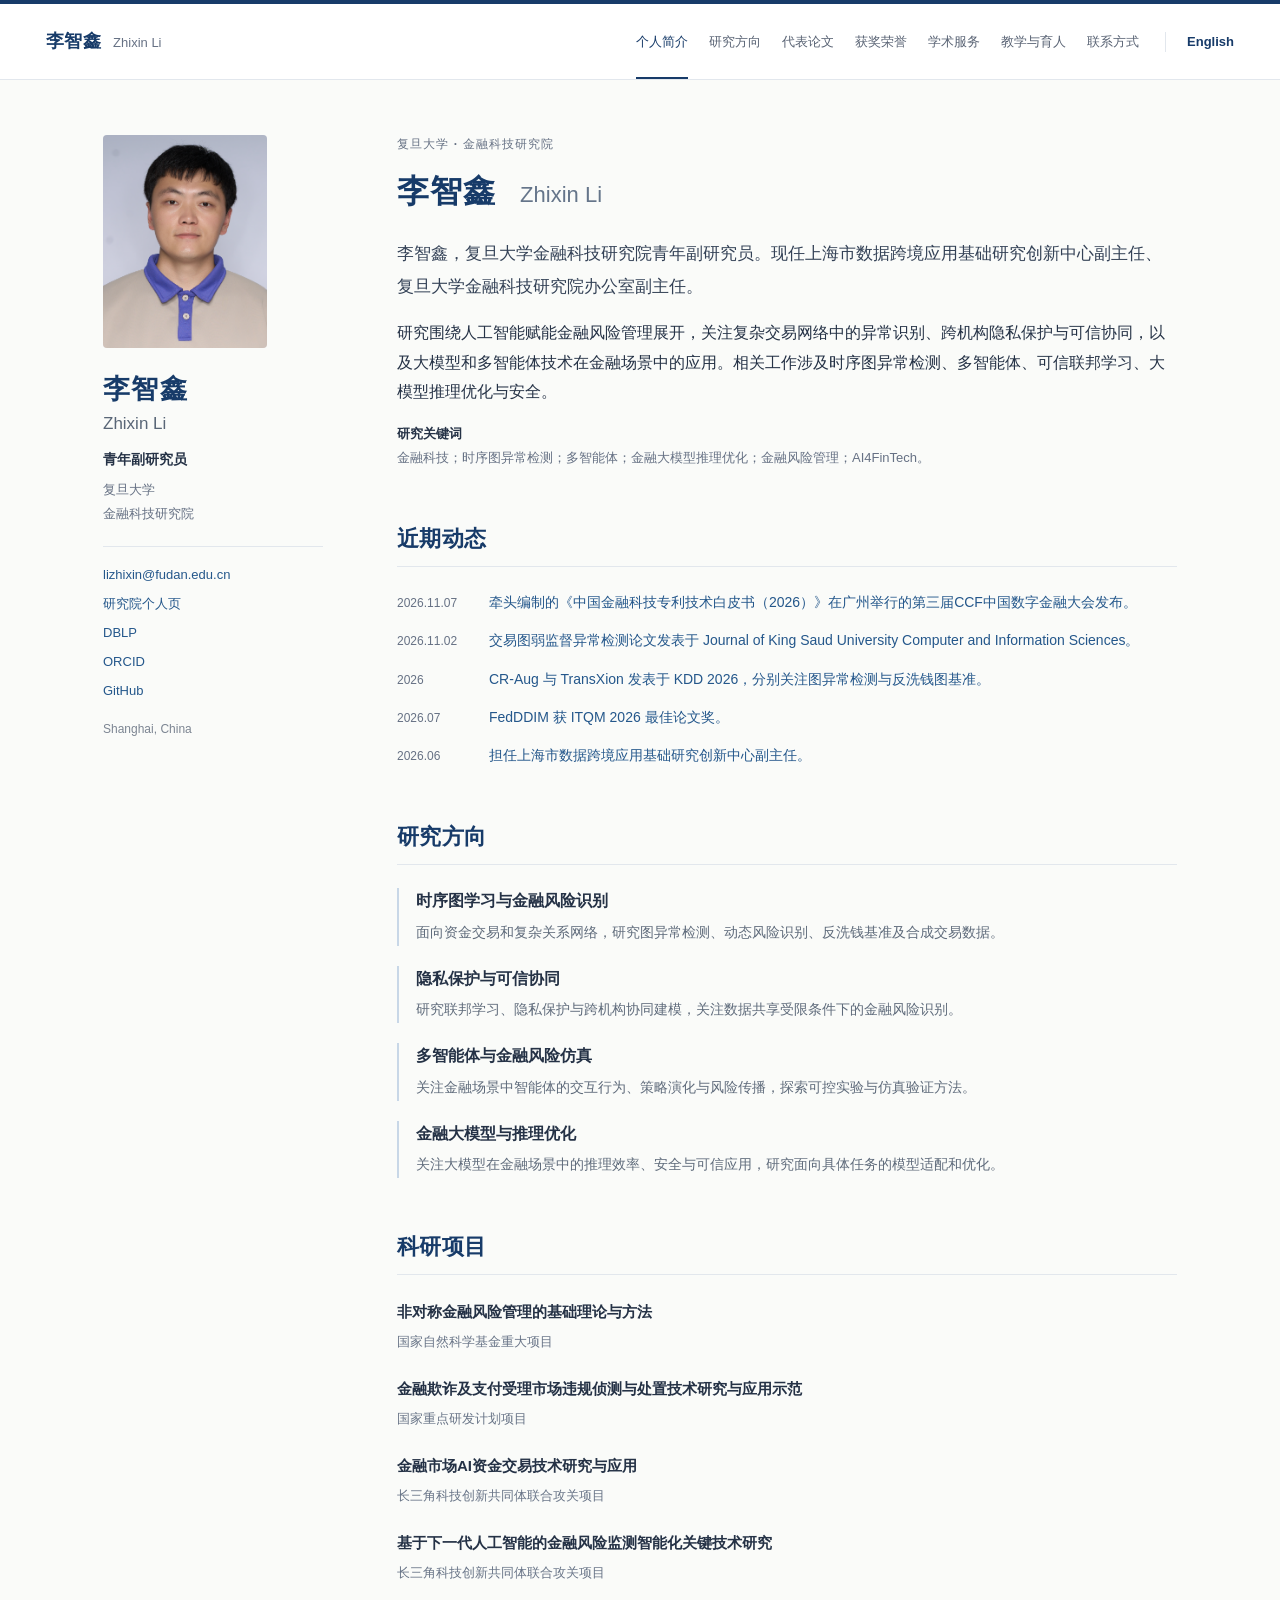
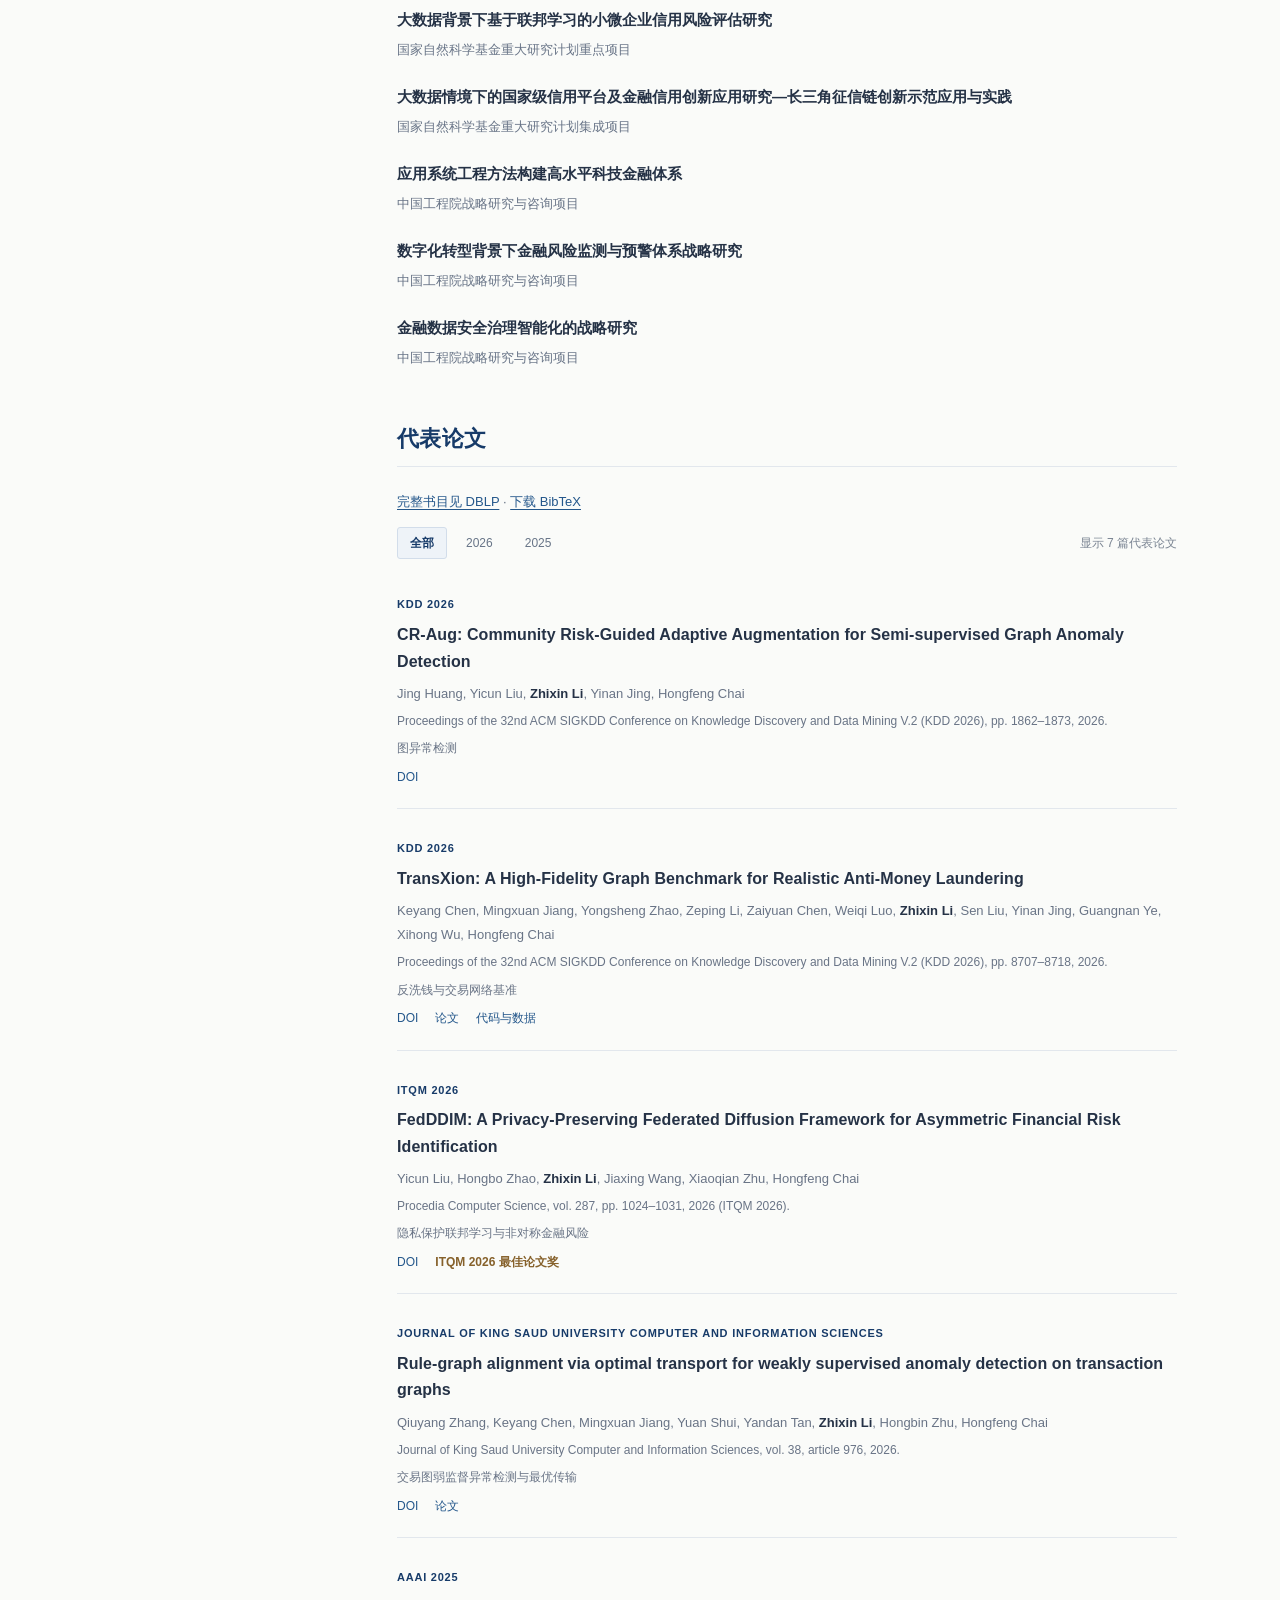
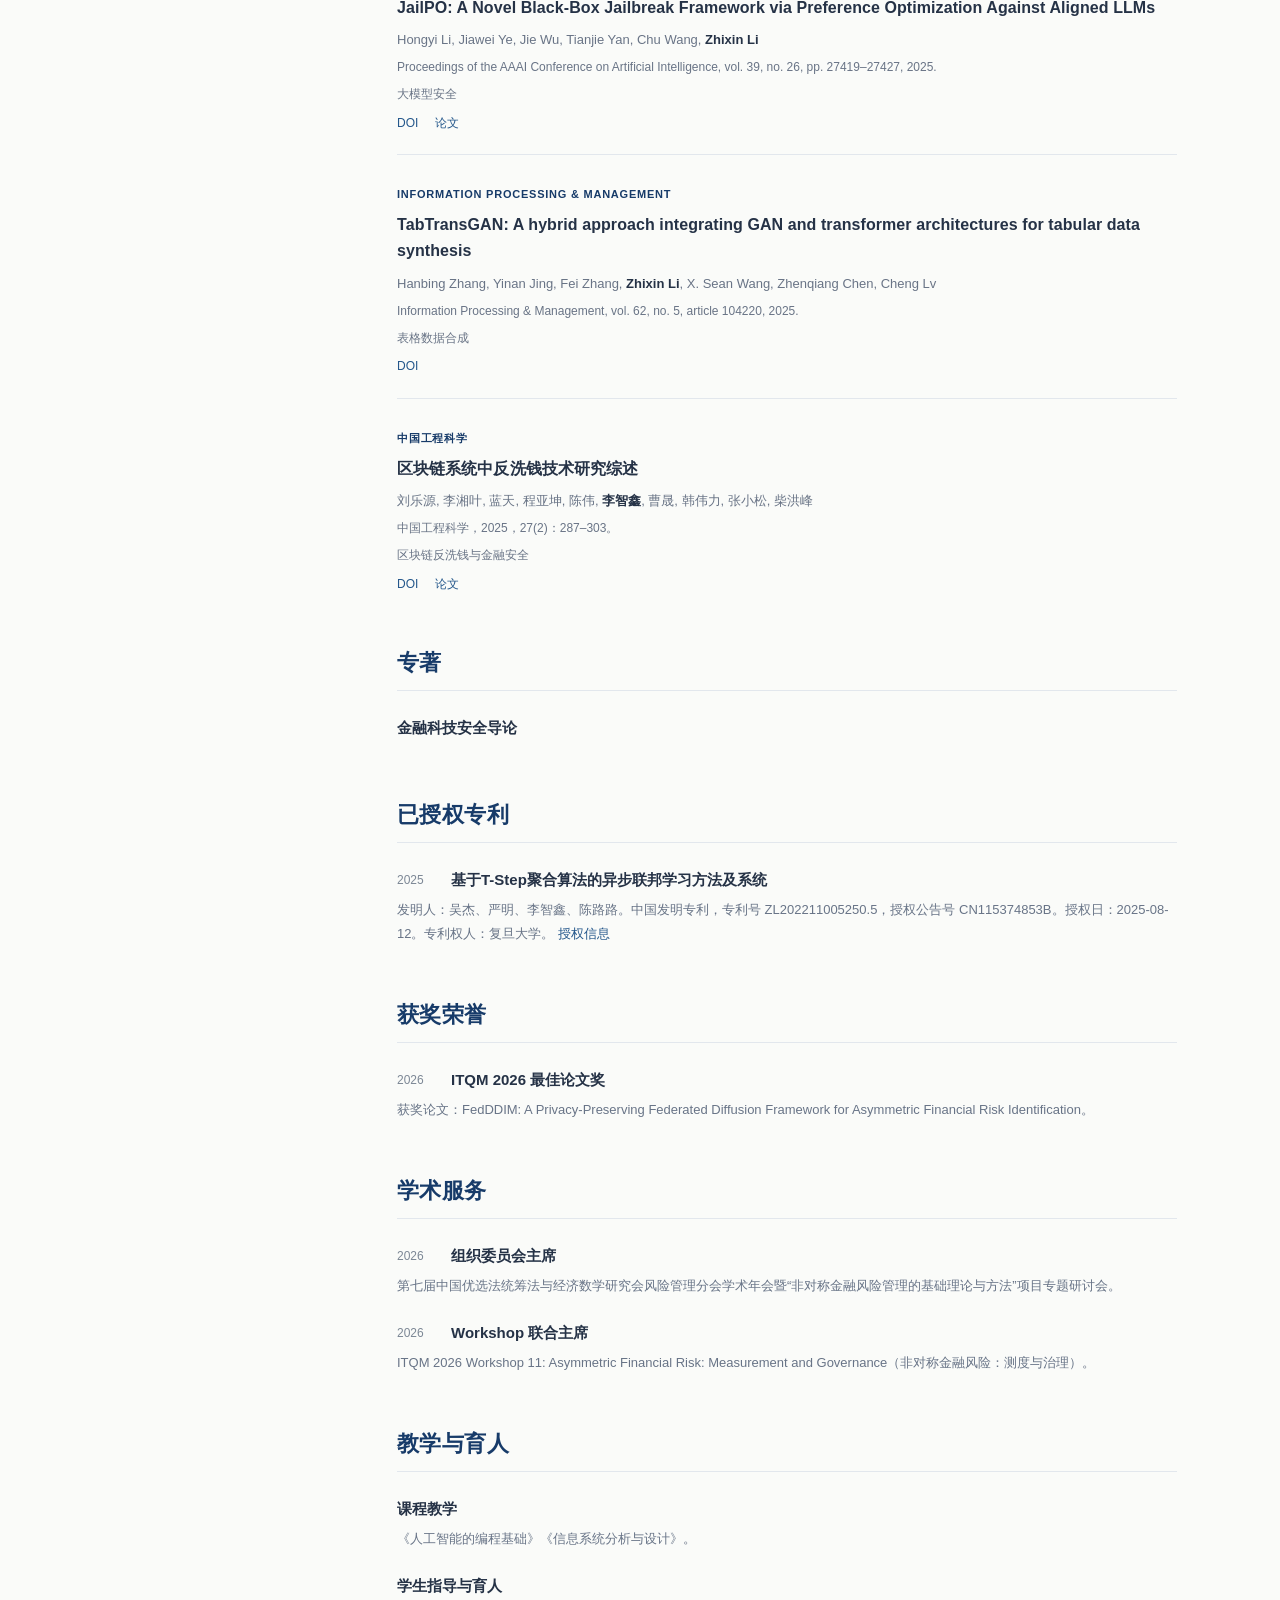
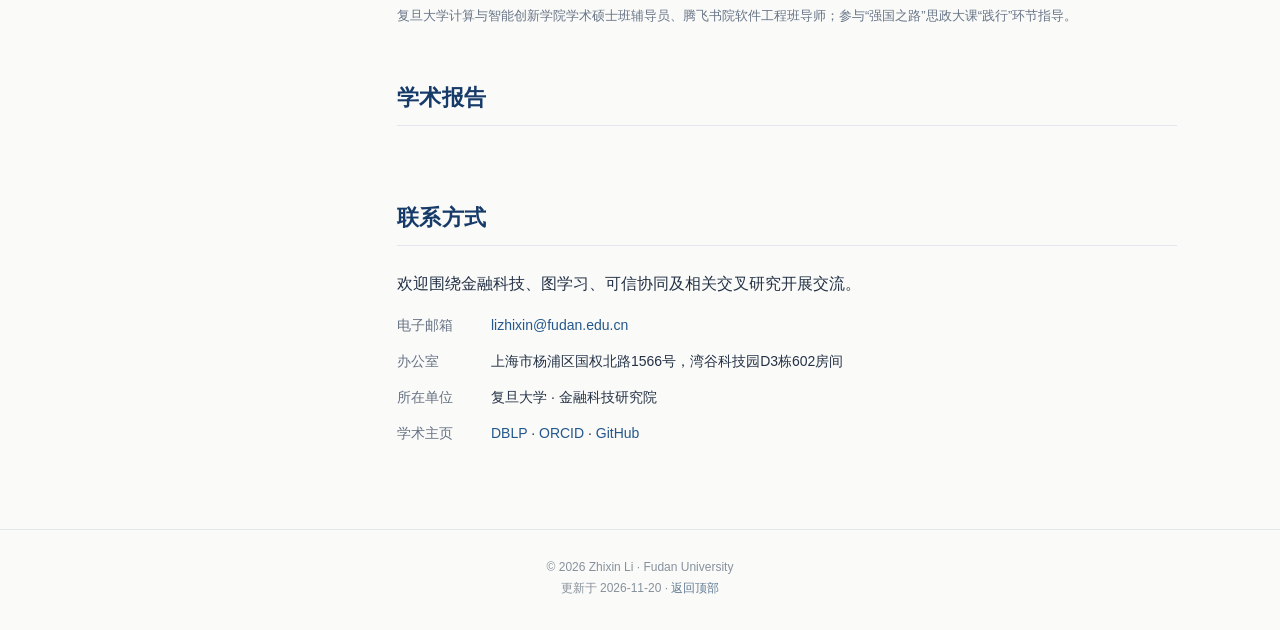
<file: index.html>
<!doctype html>
<html lang="zh-CN">
<head>
  <meta charset="utf-8">
  <meta name="viewport" content="width=device-width, initial-scale=1">
  <meta name="description" content="李智鑫，复旦大学金融科技研究院青年副研究员。研究方向包括金融科技、时序图异常检测、多智能体、金融大模型推理优化与金融风险管理。">
  <meta name="author" content="Zhixin Li">
  <meta name="theme-color" content="#173b69">
  <meta name="color-scheme" content="light">
  <meta property="og:type" content="profile">
  <meta property="og:title" content="李智鑫 | 复旦大学 · 个人主页">
  <meta property="og:description" content="李智鑫，复旦大学金融科技研究院青年副研究员。研究方向包括金融科技、时序图异常检测、多智能体、金融大模型推理优化与金融风险管理。">
  <meta property="og:url" content="https://jack-lizhixin.github.io/">
  <title>李智鑫 | 复旦大学 · 个人主页</title>
  <link rel="canonical" href="https://jack-lizhixin.github.io/">
  <link rel="alternate" hreflang="zh-CN" href="https://jack-lizhixin.github.io/chinese/">
  <link rel="alternate" hreflang="en" href="https://jack-lizhixin.github.io/english/">
  <link rel="alternate" hreflang="x-default" href="https://jack-lizhixin.github.io/">
  <link rel="icon" href="assets/favicon.svg" type="image/svg+xml">
  <link rel="stylesheet" href="assets/style.css">
  <script type="application/ld+json">{"@context": "https://schema.org", "@type": "Person", "name": "Zhixin Li", "alternateName": "李智鑫", "jobTitle": "Associate Researcher (Young Scholar)", "affiliation": {"@type": "Organization", "name": "Fudan University"}, "email": "lizhixin@fudan.edu.cn", "url": "https://jack-lizhixin.github.io/", "sameAs": ["https://dblp.org/pid/82/7406-3.html", "https://orcid.org/0000-0002-9646-3047", "https://github.com/Jack-lizhiXin", "https://fintech.fudan.edu.cn/info/1005/1367.htm"]}</script>
  <script src="assets/site.js" defer></script>
</head>
<body data-lang="zh" id="top">
  <a class="skip-link" href="#main-content">跳至正文</a>
  <header class="site-header"><div class="header-inner">
    <a class="site-brand" href="index.html">李智鑫 <span>Zhixin Li</span></a>
    <nav class="site-nav" aria-label="主导航"><a href="#about">个人简介</a><a href="#research">研究方向</a><a href="#publications">代表论文</a><a href="#honors">获奖荣誉</a><a href="#service">学术服务</a><a href="#teaching">教学与育人</a><a href="#contact">联系方式</a></nav>
    <a class="language-switch" href="english/index.html" lang="en" hreflang="en">English</a>
  </div></header>
  <div class="page-shell">
    <aside class="profile" aria-label="个人信息">
      <img class="profile-photo" src="assets/zhixin-li.png" width="1002" height="982" alt="李智鑫" fetchpriority="high">
      <h2 class="profile-name">李智鑫</h2>
      <p class="profile-name-en">Zhixin Li</p>
      <p class="profile-position">青年副研究员</p>
      <p class="profile-meta">复旦大学<br>金融科技研究院</p>
      <ul class="profile-links">
        <li><a href="mailto:lizhixin@fudan.edu.cn">lizhixin@fudan.edu.cn</a></li>
        <li><a href="https://fintech.fudan.edu.cn/info/1005/1367.htm">研究院个人页</a></li>
        <li><a href="https://dblp.org/pid/82/7406-3.html">DBLP</a></li>
        <li><a href="https://orcid.org/0000-0002-9646-3047">ORCID</a></li>
        <li><a href="https://github.com/Jack-lizhiXin">GitHub</a></li>
      </ul>
      <p class="profile-location">Shanghai, China</p>
    </aside>
    <main id="main-content"><section class="section" id="about" aria-labelledby="heading-about"><p class="eyebrow">复旦大学 · 金融科技研究院</p><h1 id="heading-about">李智鑫 <span>Zhixin Li</span></h1><p class="lead">李智鑫，复旦大学金融科技研究院青年副研究员。现任上海市数据跨境应用基础研究创新中心副主任、复旦大学金融科技研究院办公室副主任。</p><p class="bio-paragraph">研究围绕人工智能赋能金融风险管理展开，关注复杂交易网络中的异常识别、跨机构隐私保护与可信协同，以及大模型和多智能体技术在金融场景中的应用。相关工作涉及时序图异常检测、多智能体、可信联邦学习、大模型推理优化与安全。</p><p class="section-note"><strong>研究关键词</strong><br>金融科技；时序图异常检测；多智能体；金融大模型推理优化；金融风险管理；AI4FinTech。</p></section><section class="section" id="news" aria-labelledby="heading-news"><h2 class="section-heading" id="heading-news">近期动态</h2><ul class="news-list"><li><time>2026.11.07</time><div><a href="https://fintech.fudan.edu.cn/info/1002/1658.htm">牵头编制的《中国金融科技专利技术白皮书（2026）》在广州举行的第三届CCF中国数字金融大会发布。</a></div></li><li><time>2026.11.02</time><div><a href="#paper-rule-graph-alignment">交易图弱监督异常检测论文发表于 Journal of King Saud University Computer and Information Sciences。</a></div></li><li><time>2026</time><div><a href="#publications">CR-Aug 与 TransXion 发表于 KDD 2026，分别关注图异常检测与反洗钱图基准。</a></div></li><li><time>2026.07</time><div><a href="#honors">FedDDIM 获 ITQM 2026 最佳论文奖。</a></div></li><li><time>2026.06</time><div><a href="#about">担任上海市数据跨境应用基础研究创新中心副主任。</a></div></li></ul></section><section class="section" id="research" aria-labelledby="heading-research"><h2 class="section-heading" id="heading-research">研究方向</h2><ul class="research-list"><li><h3>时序图学习与金融风险识别</h3><p>面向资金交易和复杂关系网络，研究图异常检测、动态风险识别、反洗钱基准及合成交易数据。</p></li><li><h3>隐私保护与可信协同</h3><p>研究联邦学习、隐私保护与跨机构协同建模，关注数据共享受限条件下的金融风险识别。</p></li><li><h3>多智能体与金融风险仿真</h3><p>关注金融场景中智能体的交互行为、策略演化与风险传播，探索可控实验与仿真验证方法。</p></li><li><h3>金融大模型与推理优化</h3><p>关注大模型在金融场景中的推理效率、安全与可信应用，研究面向具体任务的模型适配和优化。</p></li></ul></section><section class="section" id="projects" aria-labelledby="heading-projects"><h2 class="section-heading" id="heading-projects">科研项目</h2><ul class="detail-list"><li><h3>非对称金融风险管理的基础理论与方法</h3><p>国家自然科学基金重大项目</p></li>
<li><h3>金融欺诈及支付受理市场违规侦测与处置技术研究与应用示范</h3><p>国家重点研发计划项目</p></li>
<li><h3>金融市场AI资金交易技术研究与应用</h3><p>长三角科技创新共同体联合攻关项目</p></li>
<li><h3>基于下一代人工智能的金融风险监测智能化关键技术研究</h3><p>长三角科技创新共同体联合攻关项目</p></li>
<li><h3>大数据背景下基于联邦学习的小微企业信用风险评估研究</h3><p>国家自然科学基金重大研究计划重点项目</p></li>
<li><h3>大数据情境下的国家级信用平台及金融信用创新应用研究—长三角征信链创新示范应用与实践</h3><p>国家自然科学基金重大研究计划集成项目</p></li>
<li><h3>应用系统工程方法构建高水平科技金融体系</h3><p>中国工程院战略研究与咨询项目</p></li>
<li><h3>数字化转型背景下金融风险监测与预警体系战略研究</h3><p>中国工程院战略研究与咨询项目</p></li>
<li><h3>金融数据安全治理智能化的战略研究</h3><p>中国工程院战略研究与咨询项目</p></li></ul></section><section class="section" id="publications" aria-labelledby="heading-publications"><h2 class="section-heading" id="heading-publications">代表论文</h2><p class="section-note"><a href="https://dblp.org/pid/82/7406-3.html">完整书目见 DBLP</a> · <a href="publications.bib" download>下载 BibTeX</a></p><div class="publication-toolbar"><div class="year-filters" role="group" aria-label="按发表年份筛选论文"><button class="year-filter" type="button" data-year="all" aria-pressed="true" aria-controls="publication-list">全部</button><button class="year-filter" type="button" data-year="2026" aria-pressed="false" aria-controls="publication-list">2026</button><button class="year-filter" type="button" data-year="2025" aria-pressed="false" aria-controls="publication-list">2025</button></div><span id="publication-count" role="status" aria-live="polite" data-zh-template="显示 {n} 篇代表论文" data-en-template="{n} selected publications">显示 7 篇代表论文</span></div><ol class="publication-list" id="publication-list"><li class="publication" data-year="2026" id="paper-cr-aug"><span class="pub-venue">KDD 2026</span><h3 class="pub-title"><a href="https://doi.org/10.1145/3770855.3818003">CR-Aug: Community Risk-Guided Adaptive Augmentation for Semi-supervised Graph Anomaly Detection</a></h3><p class="pub-authors">Jing Huang, Yicun Liu, <strong>Zhixin Li</strong>, Yinan Jing, Hongfeng Chai</p><p class="pub-meta">Proceedings of the 32nd ACM SIGKDD Conference on Knowledge Discovery and Data Mining V.2 (KDD 2026), pp. 1862–1873, 2026.</p><p class="pub-meta">图异常检测</p><p class="pub-links"><a href="https://doi.org/10.1145/3770855.3818003">DOI</a></p></li>
<li class="publication" data-year="2026" id="paper-transxion"><span class="pub-venue">KDD 2026</span><h3 class="pub-title"><a href="https://doi.org/10.1145/3770855.3817550">TransXion: A High-Fidelity Graph Benchmark for Realistic Anti-Money Laundering</a></h3><p class="pub-authors">Keyang Chen, Mingxuan Jiang, Yongsheng Zhao, Zeping Li, Zaiyuan Chen, Weiqi Luo, <strong>Zhixin Li</strong>, Sen Liu, Yinan Jing, Guangnan Ye, Xihong Wu, Hongfeng Chai</p><p class="pub-meta">Proceedings of the 32nd ACM SIGKDD Conference on Knowledge Discovery and Data Mining V.2 (KDD 2026), pp. 8707–8718, 2026.</p><p class="pub-meta">反洗钱与交易网络基准</p><p class="pub-links"><a href="https://doi.org/10.1145/3770855.3817550">DOI</a> <a href="https://arxiv.org/abs/2604.17420">论文</a> <a href="https://github.com/chaos-max/TransXion">代码与数据</a></p></li>
<li class="publication" data-year="2026" id="paper-fedddim"><span class="pub-venue">ITQM 2026</span><h3 class="pub-title"><a href="https://doi.org/10.1016/j.procs.2026.08.143">FedDDIM: A Privacy-Preserving Federated Diffusion Framework for Asymmetric Financial Risk Identification</a></h3><p class="pub-authors">Yicun Liu, Hongbo Zhao, <strong>Zhixin Li</strong>, Jiaxing Wang, Xiaoqian Zhu, Hongfeng Chai</p><p class="pub-meta">Procedia Computer Science, vol. 287, pp. 1024–1031, 2026 (ITQM 2026).</p><p class="pub-meta">隐私保护联邦学习与非对称金融风险</p><p class="pub-links"><a href="https://doi.org/10.1016/j.procs.2026.08.143">DOI</a><span class="pub-award">ITQM 2026 最佳论文奖</span></p></li>
<li class="publication" data-year="2026" id="paper-rule-graph-alignment"><span class="pub-venue">Journal of King Saud University Computer and Information Sciences</span><h3 class="pub-title"><a href="https://doi.org/10.1007/s44443-026-01381-3">Rule-graph alignment via optimal transport for weakly supervised anomaly detection on transaction graphs</a></h3><p class="pub-authors">Qiuyang Zhang, Keyang Chen, Mingxuan Jiang, Yuan Shui, Yandan Tan, <strong>Zhixin Li</strong>, Hongbin Zhu, Hongfeng Chai</p><p class="pub-meta">Journal of King Saud University Computer and Information Sciences, vol. 38, article 976, 2026.</p><p class="pub-meta">交易图弱监督异常检测与最优传输</p><p class="pub-links"><a href="https://doi.org/10.1007/s44443-026-01381-3">DOI</a> <a href="https://link.springer.com/article/10.1007/s44443-026-01381-3">论文</a></p></li>
<li class="publication" data-year="2025" id="paper-jailpo"><span class="pub-venue">AAAI 2025</span><h3 class="pub-title"><a href="https://doi.org/10.1609/aaai.v39i26.34953">JailPO: A Novel Black-Box Jailbreak Framework via Preference Optimization Against Aligned LLMs</a></h3><p class="pub-authors">Hongyi Li, Jiawei Ye, Jie Wu, Tianjie Yan, Chu Wang, <strong>Zhixin Li</strong></p><p class="pub-meta">Proceedings of the AAAI Conference on Artificial Intelligence, vol. 39, no. 26, pp. 27419–27427, 2025.</p><p class="pub-meta">大模型安全</p><p class="pub-links"><a href="https://doi.org/10.1609/aaai.v39i26.34953">DOI</a> <a href="https://ojs.aaai.org/index.php/AAAI/article/view/34953">论文</a></p></li>
<li class="publication" data-year="2025" id="paper-tabtransgan"><span class="pub-venue">Information Processing &amp; Management</span><h3 class="pub-title"><a href="https://doi.org/10.1016/j.ipm.2025.104220">TabTransGAN: A hybrid approach integrating GAN and transformer architectures for tabular data synthesis</a></h3><p class="pub-authors">Hanbing Zhang, Yinan Jing, Fei Zhang, <strong>Zhixin Li</strong>, X. Sean Wang, Zhenqiang Chen, Cheng Lv</p><p class="pub-meta">Information Processing &amp; Management, vol. 62, no. 5, article 104220, 2025.</p><p class="pub-meta">表格数据合成</p><p class="pub-links"><a href="https://doi.org/10.1016/j.ipm.2025.104220">DOI</a></p></li>
<li class="publication" data-year="2025" id="paper-blockchain-aml-survey"><span class="pub-venue">中国工程科学</span><h3 class="pub-title"><a href="https://doi.org/10.15302/J-SSCAE-2024.11.025">区块链系统中反洗钱技术研究综述</a></h3><p class="pub-authors">刘乐源, 李湘叶, 蓝天, 程亚坤, 陈伟, <strong>李智鑫</strong>, 曹晟, 韩伟力, 张小松, 柴洪峰</p><p class="pub-meta">中国工程科学，2025，27(2)：287–303。</p><p class="pub-meta">区块链反洗钱与金融安全</p><p class="pub-links"><a href="https://doi.org/10.15302/J-SSCAE-2024.11.025">DOI</a> <a href="https://www.engineering.org.cn/sscae/CN/1160106875662426752">论文</a></p></li></ol></section><section class="section" id="books" aria-labelledby="heading-books"><h2 class="section-heading" id="heading-books">专著</h2><ul class="detail-list"><li><h3>金融科技安全导论</h3><p></p></li></ul></section><section class="section" id="patents" aria-labelledby="heading-patents"><h2 class="section-heading" id="heading-patents">已授权专利</h2><ul class="detail-list"><li><h3><span class="item-year">2025</span>基于T-Step聚合算法的异步联邦学习方法及系统</h3><p>发明人：吴杰、严明、李智鑫、陈路路。中国发明专利，专利号 ZL202211005250.5，授权公告号 CN115374853B。授权日：2025-08-12。专利权人：复旦大学。 <a href="https://patents.google.com/patent/CN115374853B/zh">授权信息</a></p></li></ul></section><section class="section" id="honors" aria-labelledby="heading-honors"><h2 class="section-heading" id="heading-honors">获奖荣誉</h2><ul class="detail-list"><li><h3><span class="item-year">2026</span>ITQM 2026 最佳论文奖</h3><p>获奖论文：FedDDIM: A Privacy-Preserving Federated Diffusion Framework for Asymmetric Financial Risk Identification。</p></li></ul></section><section class="section" id="service" aria-labelledby="heading-service"><h2 class="section-heading" id="heading-service">学术服务</h2><ul class="detail-list"><li><h3><span class="item-year">2026</span>组织委员会主席</h3><p>第七届中国优选法统筹法与经济数学研究会风险管理分会学术年会暨“非对称金融风险管理的基础理论与方法”项目专题研讨会。</p></li>
<li><h3><span class="item-year">2026</span>Workshop 联合主席</h3><p>ITQM 2026 Workshop 11: Asymmetric Financial Risk: Measurement and Governance（非对称金融风险：测度与治理）。</p></li></ul></section><section class="section" id="teaching" aria-labelledby="heading-teaching"><h2 class="section-heading" id="heading-teaching">教学与育人</h2><ul class="detail-list"><li><h3>课程教学</h3><p>《人工智能的编程基础》《信息系统分析与设计》。</p></li>
<li><h3>学生指导与育人</h3><p>复旦大学计算与智能创新学院学术硕士班辅导员、腾飞书院软件工程班导师；参与“强国之路”思政大课“践行”环节指导。</p></li></ul></section><section class="section" id="talks" aria-labelledby="heading-talks"><h2 class="section-heading" id="heading-talks">学术报告</h2><ul class="detail-list"></ul></section><section class="section" id="contact" aria-labelledby="heading-contact"><h2 class="section-heading" id="heading-contact">联系方式</h2><p>欢迎围绕金融科技、图学习、可信协同及相关交叉研究开展交流。</p><dl class="contact-list"><dt>电子邮箱</dt><dd><a href="mailto:lizhixin@fudan.edu.cn">lizhixin@fudan.edu.cn</a></dd><dt>办公室</dt><dd>上海市杨浦区国权北路1566号，湾谷科技园D3栋602房间</dd><dt>所在单位</dt><dd>复旦大学 · 金融科技研究院</dd><dt>学术主页</dt><dd><a href="https://dblp.org/pid/82/7406-3.html">DBLP</a> · <a href="https://orcid.org/0000-0002-9646-3047">ORCID</a> · <a href="https://github.com/Jack-lizhiXin">GitHub</a></dd></dl></section></main>
  </div>
  <footer class="site-footer"><div>© 2026 Zhixin Li · Fudan University</div><div>更新于 2026-11-20 · <a href="#top">返回顶部</a></div></footer>
</body>
</html>
</file>
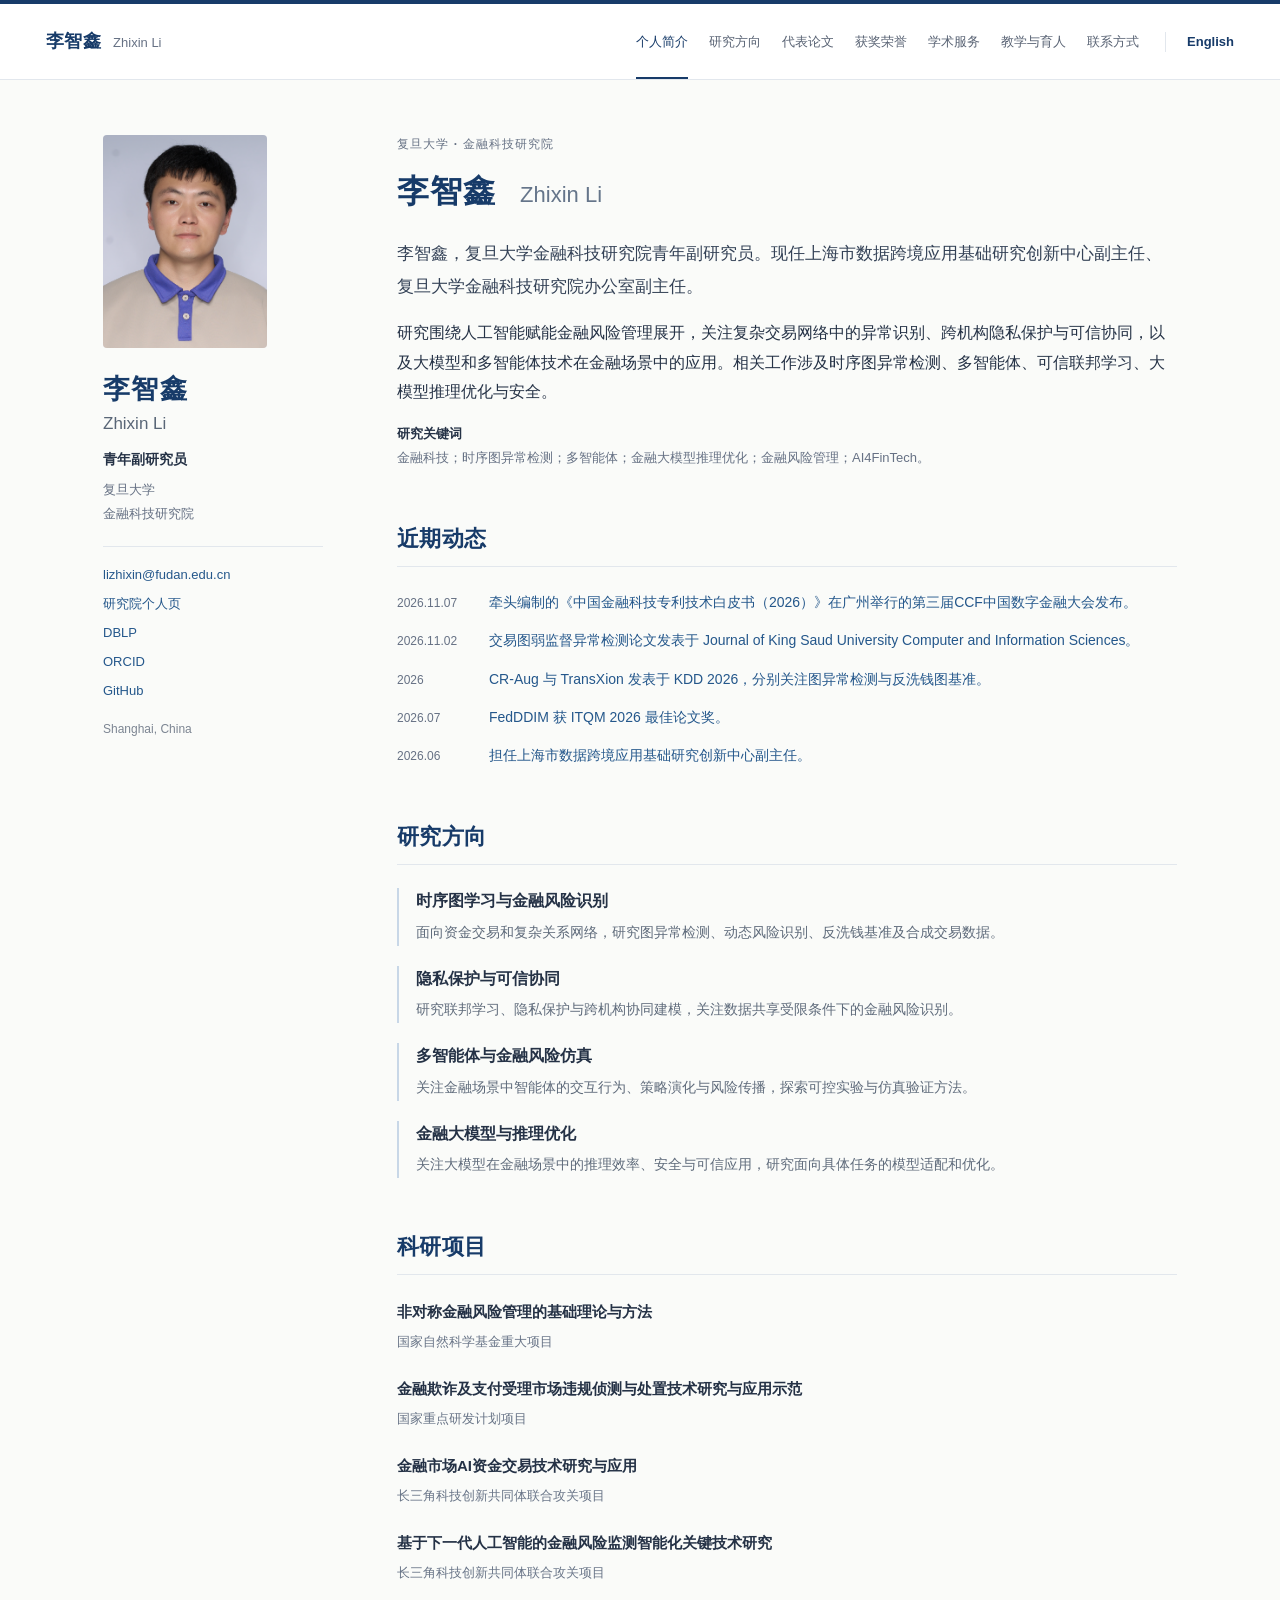
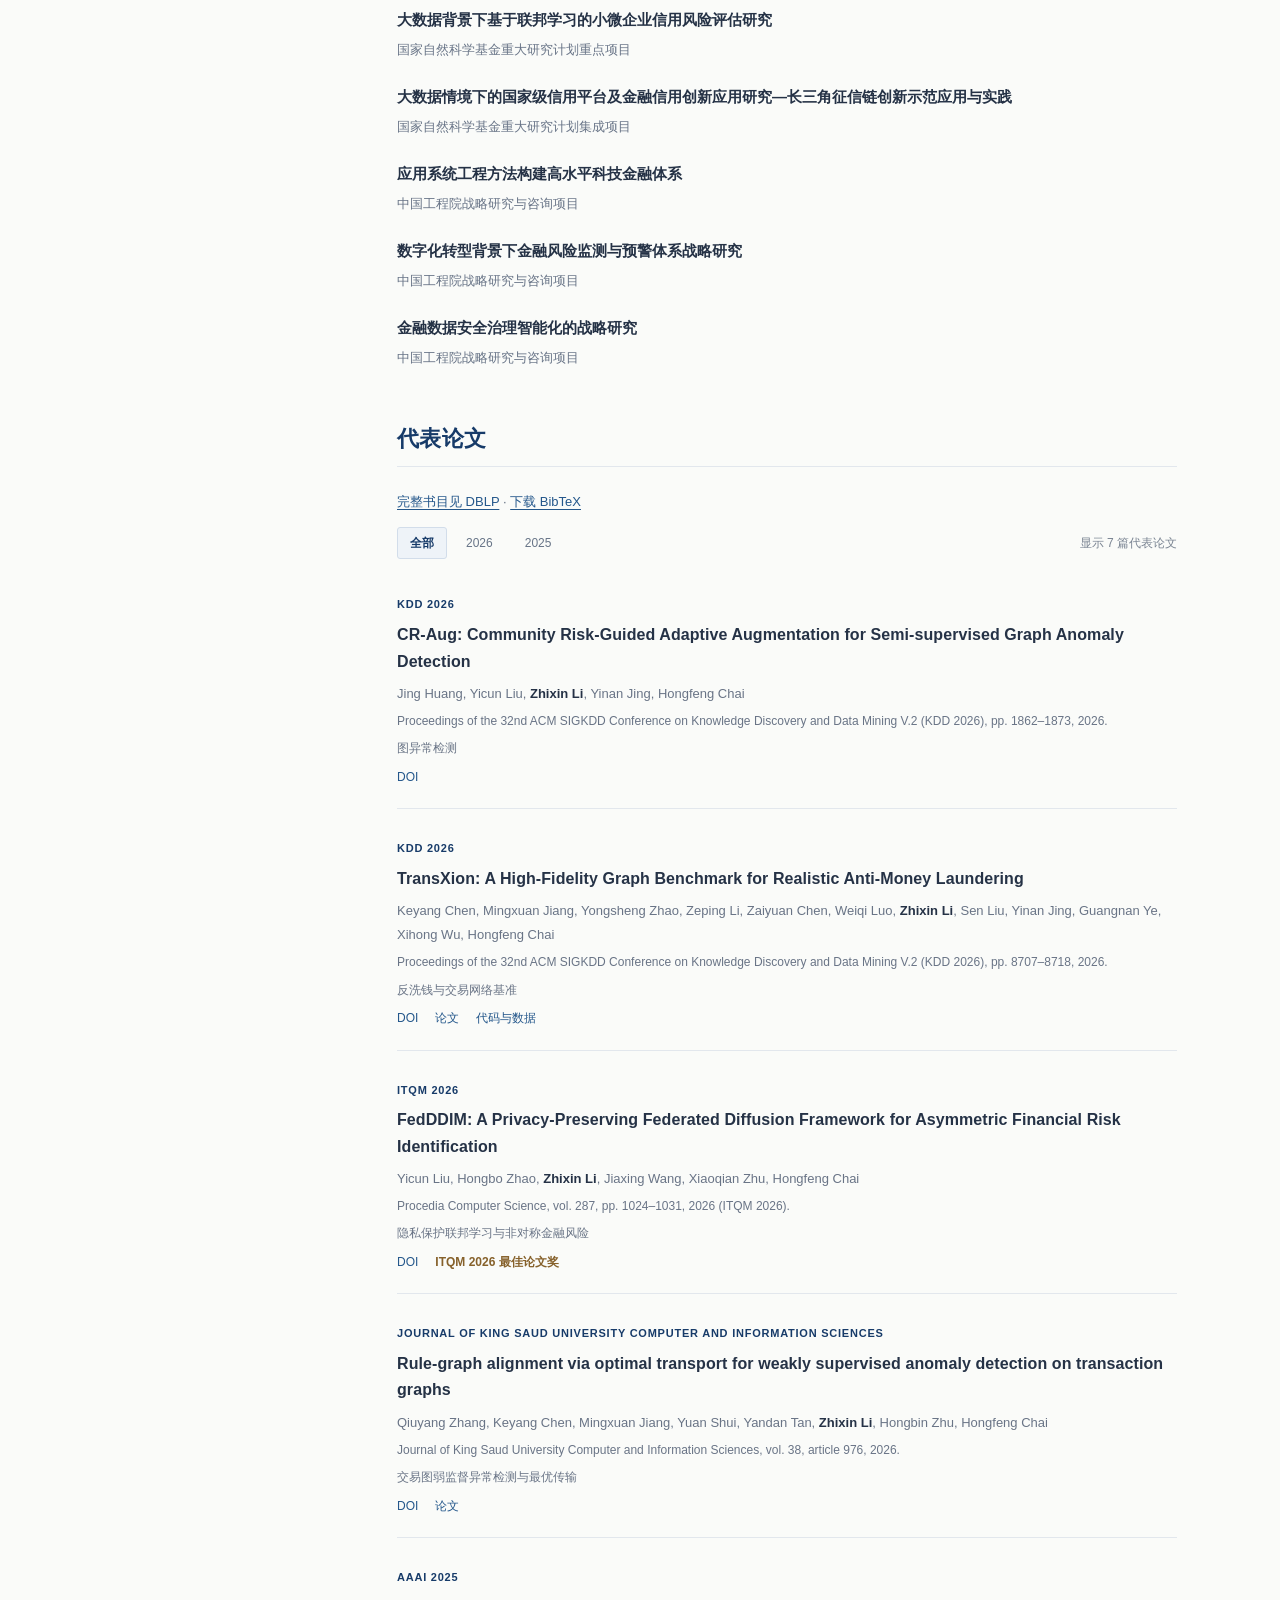
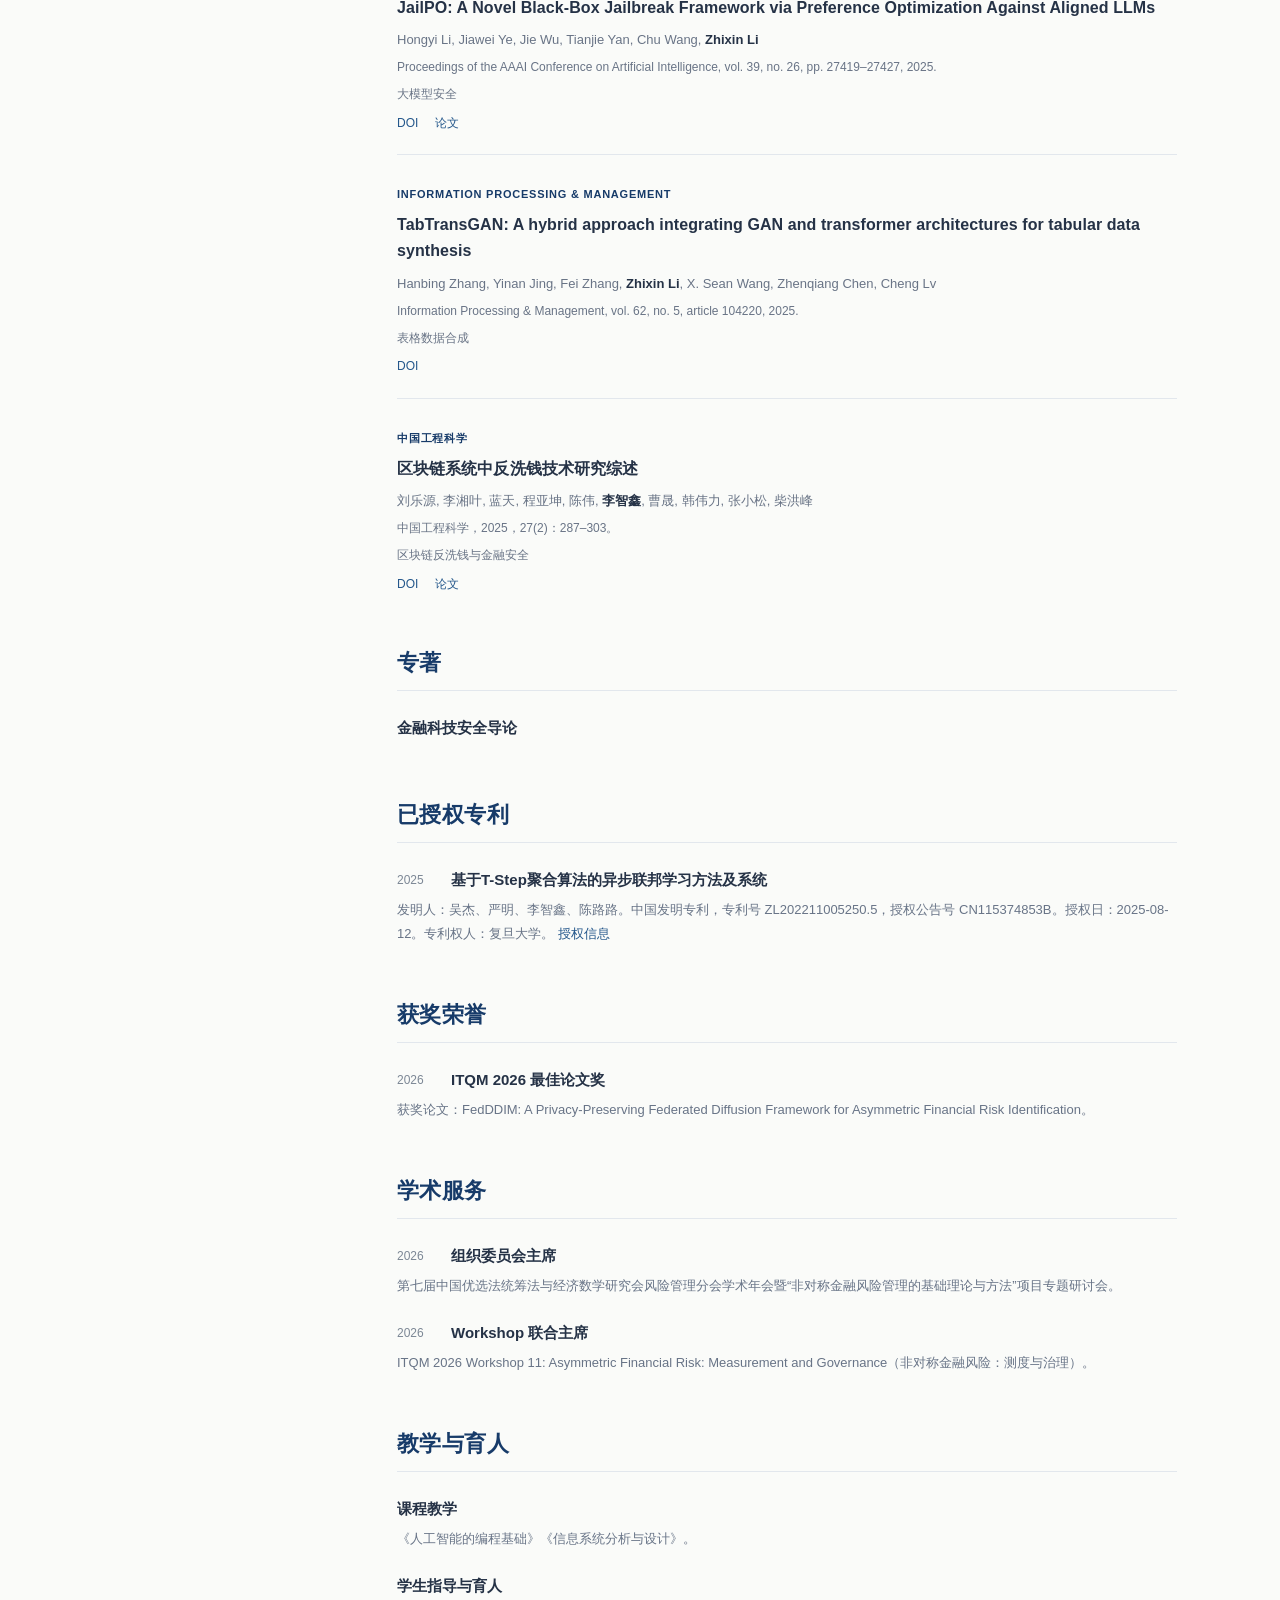
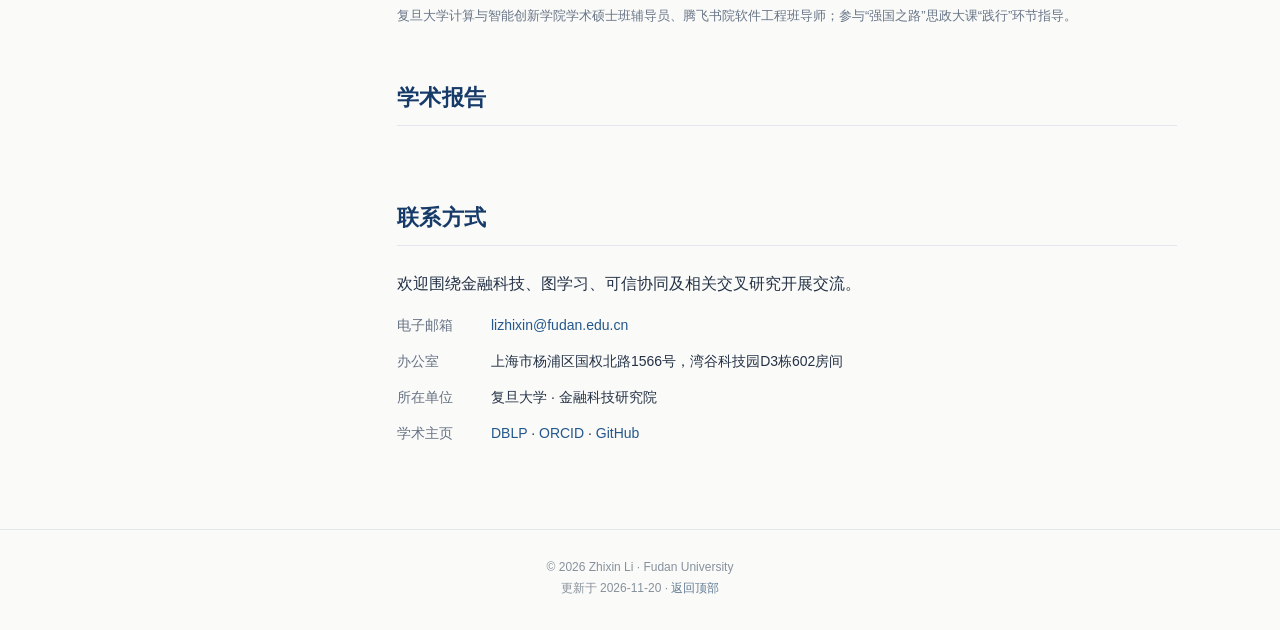
<file: chinese/index.html>
<!doctype html>
<html lang="zh-CN">
<head>
  <meta charset="utf-8">
  <meta name="viewport" content="width=device-width, initial-scale=1">
  <meta name="description" content="李智鑫，复旦大学金融科技研究院青年副研究员。研究方向包括金融科技、时序图异常检测、多智能体、金融大模型推理优化与金融风险管理。">
  <meta name="author" content="Zhixin Li">
  <meta name="theme-color" content="#173b69">
  <meta name="color-scheme" content="light">
  <meta property="og:type" content="profile">
  <meta property="og:title" content="李智鑫 | 复旦大学 · 个人主页">
  <meta property="og:description" content="李智鑫，复旦大学金融科技研究院青年副研究员。研究方向包括金融科技、时序图异常检测、多智能体、金融大模型推理优化与金融风险管理。">
  <meta property="og:url" content="https://jack-lizhixin.github.io/chinese/">
  <title>李智鑫 | 复旦大学 · 个人主页</title>
  <link rel="canonical" href="https://jack-lizhixin.github.io/chinese/">
  <link rel="alternate" hreflang="zh-CN" href="https://jack-lizhixin.github.io/chinese/">
  <link rel="alternate" hreflang="en" href="https://jack-lizhixin.github.io/english/">
  <link rel="alternate" hreflang="x-default" href="https://jack-lizhixin.github.io/">
  <link rel="icon" href="../assets/favicon.svg" type="image/svg+xml">
  <link rel="stylesheet" href="../assets/style.css">
  <script type="application/ld+json">{"@context": "https://schema.org", "@type": "Person", "name": "Zhixin Li", "alternateName": "李智鑫", "jobTitle": "Associate Researcher (Young Scholar)", "affiliation": {"@type": "Organization", "name": "Fudan University"}, "email": "lizhixin@fudan.edu.cn", "url": "https://jack-lizhixin.github.io/", "sameAs": ["https://dblp.org/pid/82/7406-3.html", "https://orcid.org/0000-0002-9646-3047", "https://github.com/Jack-lizhiXin", "https://fintech.fudan.edu.cn/info/1005/1367.htm"]}</script>
  <script src="../assets/site.js" defer></script>
</head>
<body data-lang="zh" id="top">
  <a class="skip-link" href="#main-content">跳至正文</a>
  <header class="site-header"><div class="header-inner">
    <a class="site-brand" href="../index.html">李智鑫 <span>Zhixin Li</span></a>
    <nav class="site-nav" aria-label="主导航"><a href="#about">个人简介</a><a href="#research">研究方向</a><a href="#publications">代表论文</a><a href="#honors">获奖荣誉</a><a href="#service">学术服务</a><a href="#teaching">教学与育人</a><a href="#contact">联系方式</a></nav>
    <a class="language-switch" href="../english/index.html" lang="en" hreflang="en">English</a>
  </div></header>
  <div class="page-shell">
    <aside class="profile" aria-label="个人信息">
      <img class="profile-photo" src="../assets/zhixin-li.png" width="1002" height="982" alt="李智鑫" fetchpriority="high">
      <h2 class="profile-name">李智鑫</h2>
      <p class="profile-name-en">Zhixin Li</p>
      <p class="profile-position">青年副研究员</p>
      <p class="profile-meta">复旦大学<br>金融科技研究院</p>
      <ul class="profile-links">
        <li><a href="mailto:lizhixin@fudan.edu.cn">lizhixin@fudan.edu.cn</a></li>
        <li><a href="https://fintech.fudan.edu.cn/info/1005/1367.htm">研究院个人页</a></li>
        <li><a href="https://dblp.org/pid/82/7406-3.html">DBLP</a></li>
        <li><a href="https://orcid.org/0000-0002-9646-3047">ORCID</a></li>
        <li><a href="https://github.com/Jack-lizhiXin">GitHub</a></li>
      </ul>
      <p class="profile-location">Shanghai, China</p>
    </aside>
    <main id="main-content"><section class="section" id="about" aria-labelledby="heading-about"><p class="eyebrow">复旦大学 · 金融科技研究院</p><h1 id="heading-about">李智鑫 <span>Zhixin Li</span></h1><p class="lead">李智鑫，复旦大学金融科技研究院青年副研究员。现任上海市数据跨境应用基础研究创新中心副主任、复旦大学金融科技研究院办公室副主任。</p><p class="bio-paragraph">研究围绕人工智能赋能金融风险管理展开，关注复杂交易网络中的异常识别、跨机构隐私保护与可信协同，以及大模型和多智能体技术在金融场景中的应用。相关工作涉及时序图异常检测、多智能体、可信联邦学习、大模型推理优化与安全。</p><p class="section-note"><strong>研究关键词</strong><br>金融科技；时序图异常检测；多智能体；金融大模型推理优化；金融风险管理；AI4FinTech。</p></section><section class="section" id="news" aria-labelledby="heading-news"><h2 class="section-heading" id="heading-news">近期动态</h2><ul class="news-list"><li><time>2026.11.07</time><div><a href="https://fintech.fudan.edu.cn/info/1002/1658.htm">牵头编制的《中国金融科技专利技术白皮书（2026）》在广州举行的第三届CCF中国数字金融大会发布。</a></div></li><li><time>2026.11.02</time><div><a href="#paper-rule-graph-alignment">交易图弱监督异常检测论文发表于 Journal of King Saud University Computer and Information Sciences。</a></div></li><li><time>2026</time><div><a href="#publications">CR-Aug 与 TransXion 发表于 KDD 2026，分别关注图异常检测与反洗钱图基准。</a></div></li><li><time>2026.07</time><div><a href="#honors">FedDDIM 获 ITQM 2026 最佳论文奖。</a></div></li><li><time>2026.06</time><div><a href="#about">担任上海市数据跨境应用基础研究创新中心副主任。</a></div></li></ul></section><section class="section" id="research" aria-labelledby="heading-research"><h2 class="section-heading" id="heading-research">研究方向</h2><ul class="research-list"><li><h3>时序图学习与金融风险识别</h3><p>面向资金交易和复杂关系网络，研究图异常检测、动态风险识别、反洗钱基准及合成交易数据。</p></li><li><h3>隐私保护与可信协同</h3><p>研究联邦学习、隐私保护与跨机构协同建模，关注数据共享受限条件下的金融风险识别。</p></li><li><h3>多智能体与金融风险仿真</h3><p>关注金融场景中智能体的交互行为、策略演化与风险传播，探索可控实验与仿真验证方法。</p></li><li><h3>金融大模型与推理优化</h3><p>关注大模型在金融场景中的推理效率、安全与可信应用，研究面向具体任务的模型适配和优化。</p></li></ul></section><section class="section" id="projects" aria-labelledby="heading-projects"><h2 class="section-heading" id="heading-projects">科研项目</h2><ul class="detail-list"><li><h3>非对称金融风险管理的基础理论与方法</h3><p>国家自然科学基金重大项目</p></li>
<li><h3>金融欺诈及支付受理市场违规侦测与处置技术研究与应用示范</h3><p>国家重点研发计划项目</p></li>
<li><h3>金融市场AI资金交易技术研究与应用</h3><p>长三角科技创新共同体联合攻关项目</p></li>
<li><h3>基于下一代人工智能的金融风险监测智能化关键技术研究</h3><p>长三角科技创新共同体联合攻关项目</p></li>
<li><h3>大数据背景下基于联邦学习的小微企业信用风险评估研究</h3><p>国家自然科学基金重大研究计划重点项目</p></li>
<li><h3>大数据情境下的国家级信用平台及金融信用创新应用研究—长三角征信链创新示范应用与实践</h3><p>国家自然科学基金重大研究计划集成项目</p></li>
<li><h3>应用系统工程方法构建高水平科技金融体系</h3><p>中国工程院战略研究与咨询项目</p></li>
<li><h3>数字化转型背景下金融风险监测与预警体系战略研究</h3><p>中国工程院战略研究与咨询项目</p></li>
<li><h3>金融数据安全治理智能化的战略研究</h3><p>中国工程院战略研究与咨询项目</p></li></ul></section><section class="section" id="publications" aria-labelledby="heading-publications"><h2 class="section-heading" id="heading-publications">代表论文</h2><p class="section-note"><a href="https://dblp.org/pid/82/7406-3.html">完整书目见 DBLP</a> · <a href="../publications.bib" download>下载 BibTeX</a></p><div class="publication-toolbar"><div class="year-filters" role="group" aria-label="按发表年份筛选论文"><button class="year-filter" type="button" data-year="all" aria-pressed="true" aria-controls="publication-list">全部</button><button class="year-filter" type="button" data-year="2026" aria-pressed="false" aria-controls="publication-list">2026</button><button class="year-filter" type="button" data-year="2025" aria-pressed="false" aria-controls="publication-list">2025</button></div><span id="publication-count" role="status" aria-live="polite" data-zh-template="显示 {n} 篇代表论文" data-en-template="{n} selected publications">显示 7 篇代表论文</span></div><ol class="publication-list" id="publication-list"><li class="publication" data-year="2026" id="paper-cr-aug"><span class="pub-venue">KDD 2026</span><h3 class="pub-title"><a href="https://doi.org/10.1145/3770855.3818003">CR-Aug: Community Risk-Guided Adaptive Augmentation for Semi-supervised Graph Anomaly Detection</a></h3><p class="pub-authors">Jing Huang, Yicun Liu, <strong>Zhixin Li</strong>, Yinan Jing, Hongfeng Chai</p><p class="pub-meta">Proceedings of the 32nd ACM SIGKDD Conference on Knowledge Discovery and Data Mining V.2 (KDD 2026), pp. 1862–1873, 2026.</p><p class="pub-meta">图异常检测</p><p class="pub-links"><a href="https://doi.org/10.1145/3770855.3818003">DOI</a></p></li>
<li class="publication" data-year="2026" id="paper-transxion"><span class="pub-venue">KDD 2026</span><h3 class="pub-title"><a href="https://doi.org/10.1145/3770855.3817550">TransXion: A High-Fidelity Graph Benchmark for Realistic Anti-Money Laundering</a></h3><p class="pub-authors">Keyang Chen, Mingxuan Jiang, Yongsheng Zhao, Zeping Li, Zaiyuan Chen, Weiqi Luo, <strong>Zhixin Li</strong>, Sen Liu, Yinan Jing, Guangnan Ye, Xihong Wu, Hongfeng Chai</p><p class="pub-meta">Proceedings of the 32nd ACM SIGKDD Conference on Knowledge Discovery and Data Mining V.2 (KDD 2026), pp. 8707–8718, 2026.</p><p class="pub-meta">反洗钱与交易网络基准</p><p class="pub-links"><a href="https://doi.org/10.1145/3770855.3817550">DOI</a> <a href="https://arxiv.org/abs/2604.17420">论文</a> <a href="https://github.com/chaos-max/TransXion">代码与数据</a></p></li>
<li class="publication" data-year="2026" id="paper-fedddim"><span class="pub-venue">ITQM 2026</span><h3 class="pub-title"><a href="https://doi.org/10.1016/j.procs.2026.08.143">FedDDIM: A Privacy-Preserving Federated Diffusion Framework for Asymmetric Financial Risk Identification</a></h3><p class="pub-authors">Yicun Liu, Hongbo Zhao, <strong>Zhixin Li</strong>, Jiaxing Wang, Xiaoqian Zhu, Hongfeng Chai</p><p class="pub-meta">Procedia Computer Science, vol. 287, pp. 1024–1031, 2026 (ITQM 2026).</p><p class="pub-meta">隐私保护联邦学习与非对称金融风险</p><p class="pub-links"><a href="https://doi.org/10.1016/j.procs.2026.08.143">DOI</a><span class="pub-award">ITQM 2026 最佳论文奖</span></p></li>
<li class="publication" data-year="2026" id="paper-rule-graph-alignment"><span class="pub-venue">Journal of King Saud University Computer and Information Sciences</span><h3 class="pub-title"><a href="https://doi.org/10.1007/s44443-026-01381-3">Rule-graph alignment via optimal transport for weakly supervised anomaly detection on transaction graphs</a></h3><p class="pub-authors">Qiuyang Zhang, Keyang Chen, Mingxuan Jiang, Yuan Shui, Yandan Tan, <strong>Zhixin Li</strong>, Hongbin Zhu, Hongfeng Chai</p><p class="pub-meta">Journal of King Saud University Computer and Information Sciences, vol. 38, article 976, 2026.</p><p class="pub-meta">交易图弱监督异常检测与最优传输</p><p class="pub-links"><a href="https://doi.org/10.1007/s44443-026-01381-3">DOI</a> <a href="https://link.springer.com/article/10.1007/s44443-026-01381-3">论文</a></p></li>
<li class="publication" data-year="2025" id="paper-jailpo"><span class="pub-venue">AAAI 2025</span><h3 class="pub-title"><a href="https://doi.org/10.1609/aaai.v39i26.34953">JailPO: A Novel Black-Box Jailbreak Framework via Preference Optimization Against Aligned LLMs</a></h3><p class="pub-authors">Hongyi Li, Jiawei Ye, Jie Wu, Tianjie Yan, Chu Wang, <strong>Zhixin Li</strong></p><p class="pub-meta">Proceedings of the AAAI Conference on Artificial Intelligence, vol. 39, no. 26, pp. 27419–27427, 2025.</p><p class="pub-meta">大模型安全</p><p class="pub-links"><a href="https://doi.org/10.1609/aaai.v39i26.34953">DOI</a> <a href="https://ojs.aaai.org/index.php/AAAI/article/view/34953">论文</a></p></li>
<li class="publication" data-year="2025" id="paper-tabtransgan"><span class="pub-venue">Information Processing &amp; Management</span><h3 class="pub-title"><a href="https://doi.org/10.1016/j.ipm.2025.104220">TabTransGAN: A hybrid approach integrating GAN and transformer architectures for tabular data synthesis</a></h3><p class="pub-authors">Hanbing Zhang, Yinan Jing, Fei Zhang, <strong>Zhixin Li</strong>, X. Sean Wang, Zhenqiang Chen, Cheng Lv</p><p class="pub-meta">Information Processing &amp; Management, vol. 62, no. 5, article 104220, 2025.</p><p class="pub-meta">表格数据合成</p><p class="pub-links"><a href="https://doi.org/10.1016/j.ipm.2025.104220">DOI</a></p></li>
<li class="publication" data-year="2025" id="paper-blockchain-aml-survey"><span class="pub-venue">中国工程科学</span><h3 class="pub-title"><a href="https://doi.org/10.15302/J-SSCAE-2024.11.025">区块链系统中反洗钱技术研究综述</a></h3><p class="pub-authors">刘乐源, 李湘叶, 蓝天, 程亚坤, 陈伟, <strong>李智鑫</strong>, 曹晟, 韩伟力, 张小松, 柴洪峰</p><p class="pub-meta">中国工程科学，2025，27(2)：287–303。</p><p class="pub-meta">区块链反洗钱与金融安全</p><p class="pub-links"><a href="https://doi.org/10.15302/J-SSCAE-2024.11.025">DOI</a> <a href="https://www.engineering.org.cn/sscae/CN/1160106875662426752">论文</a></p></li></ol></section><section class="section" id="books" aria-labelledby="heading-books"><h2 class="section-heading" id="heading-books">专著</h2><ul class="detail-list"><li><h3>金融科技安全导论</h3><p></p></li></ul></section><section class="section" id="patents" aria-labelledby="heading-patents"><h2 class="section-heading" id="heading-patents">已授权专利</h2><ul class="detail-list"><li><h3><span class="item-year">2025</span>基于T-Step聚合算法的异步联邦学习方法及系统</h3><p>发明人：吴杰、严明、李智鑫、陈路路。中国发明专利，专利号 ZL202211005250.5，授权公告号 CN115374853B。授权日：2025-08-12。专利权人：复旦大学。 <a href="https://patents.google.com/patent/CN115374853B/zh">授权信息</a></p></li></ul></section><section class="section" id="honors" aria-labelledby="heading-honors"><h2 class="section-heading" id="heading-honors">获奖荣誉</h2><ul class="detail-list"><li><h3><span class="item-year">2026</span>ITQM 2026 最佳论文奖</h3><p>获奖论文：FedDDIM: A Privacy-Preserving Federated Diffusion Framework for Asymmetric Financial Risk Identification。</p></li></ul></section><section class="section" id="service" aria-labelledby="heading-service"><h2 class="section-heading" id="heading-service">学术服务</h2><ul class="detail-list"><li><h3><span class="item-year">2026</span>组织委员会主席</h3><p>第七届中国优选法统筹法与经济数学研究会风险管理分会学术年会暨“非对称金融风险管理的基础理论与方法”项目专题研讨会。</p></li>
<li><h3><span class="item-year">2026</span>Workshop 联合主席</h3><p>ITQM 2026 Workshop 11: Asymmetric Financial Risk: Measurement and Governance（非对称金融风险：测度与治理）。</p></li></ul></section><section class="section" id="teaching" aria-labelledby="heading-teaching"><h2 class="section-heading" id="heading-teaching">教学与育人</h2><ul class="detail-list"><li><h3>课程教学</h3><p>《人工智能的编程基础》《信息系统分析与设计》。</p></li>
<li><h3>学生指导与育人</h3><p>复旦大学计算与智能创新学院学术硕士班辅导员、腾飞书院软件工程班导师；参与“强国之路”思政大课“践行”环节指导。</p></li></ul></section><section class="section" id="talks" aria-labelledby="heading-talks"><h2 class="section-heading" id="heading-talks">学术报告</h2><ul class="detail-list"></ul></section><section class="section" id="contact" aria-labelledby="heading-contact"><h2 class="section-heading" id="heading-contact">联系方式</h2><p>欢迎围绕金融科技、图学习、可信协同及相关交叉研究开展交流。</p><dl class="contact-list"><dt>电子邮箱</dt><dd><a href="mailto:lizhixin@fudan.edu.cn">lizhixin@fudan.edu.cn</a></dd><dt>办公室</dt><dd>上海市杨浦区国权北路1566号，湾谷科技园D3栋602房间</dd><dt>所在单位</dt><dd>复旦大学 · 金融科技研究院</dd><dt>学术主页</dt><dd><a href="https://dblp.org/pid/82/7406-3.html">DBLP</a> · <a href="https://orcid.org/0000-0002-9646-3047">ORCID</a> · <a href="https://github.com/Jack-lizhiXin">GitHub</a></dd></dl></section></main>
  </div>
  <footer class="site-footer"><div>© 2026 Zhixin Li · Fudan University</div><div>更新于 2026-11-20 · <a href="#top">返回顶部</a></div></footer>
</body>
</html>
</file>
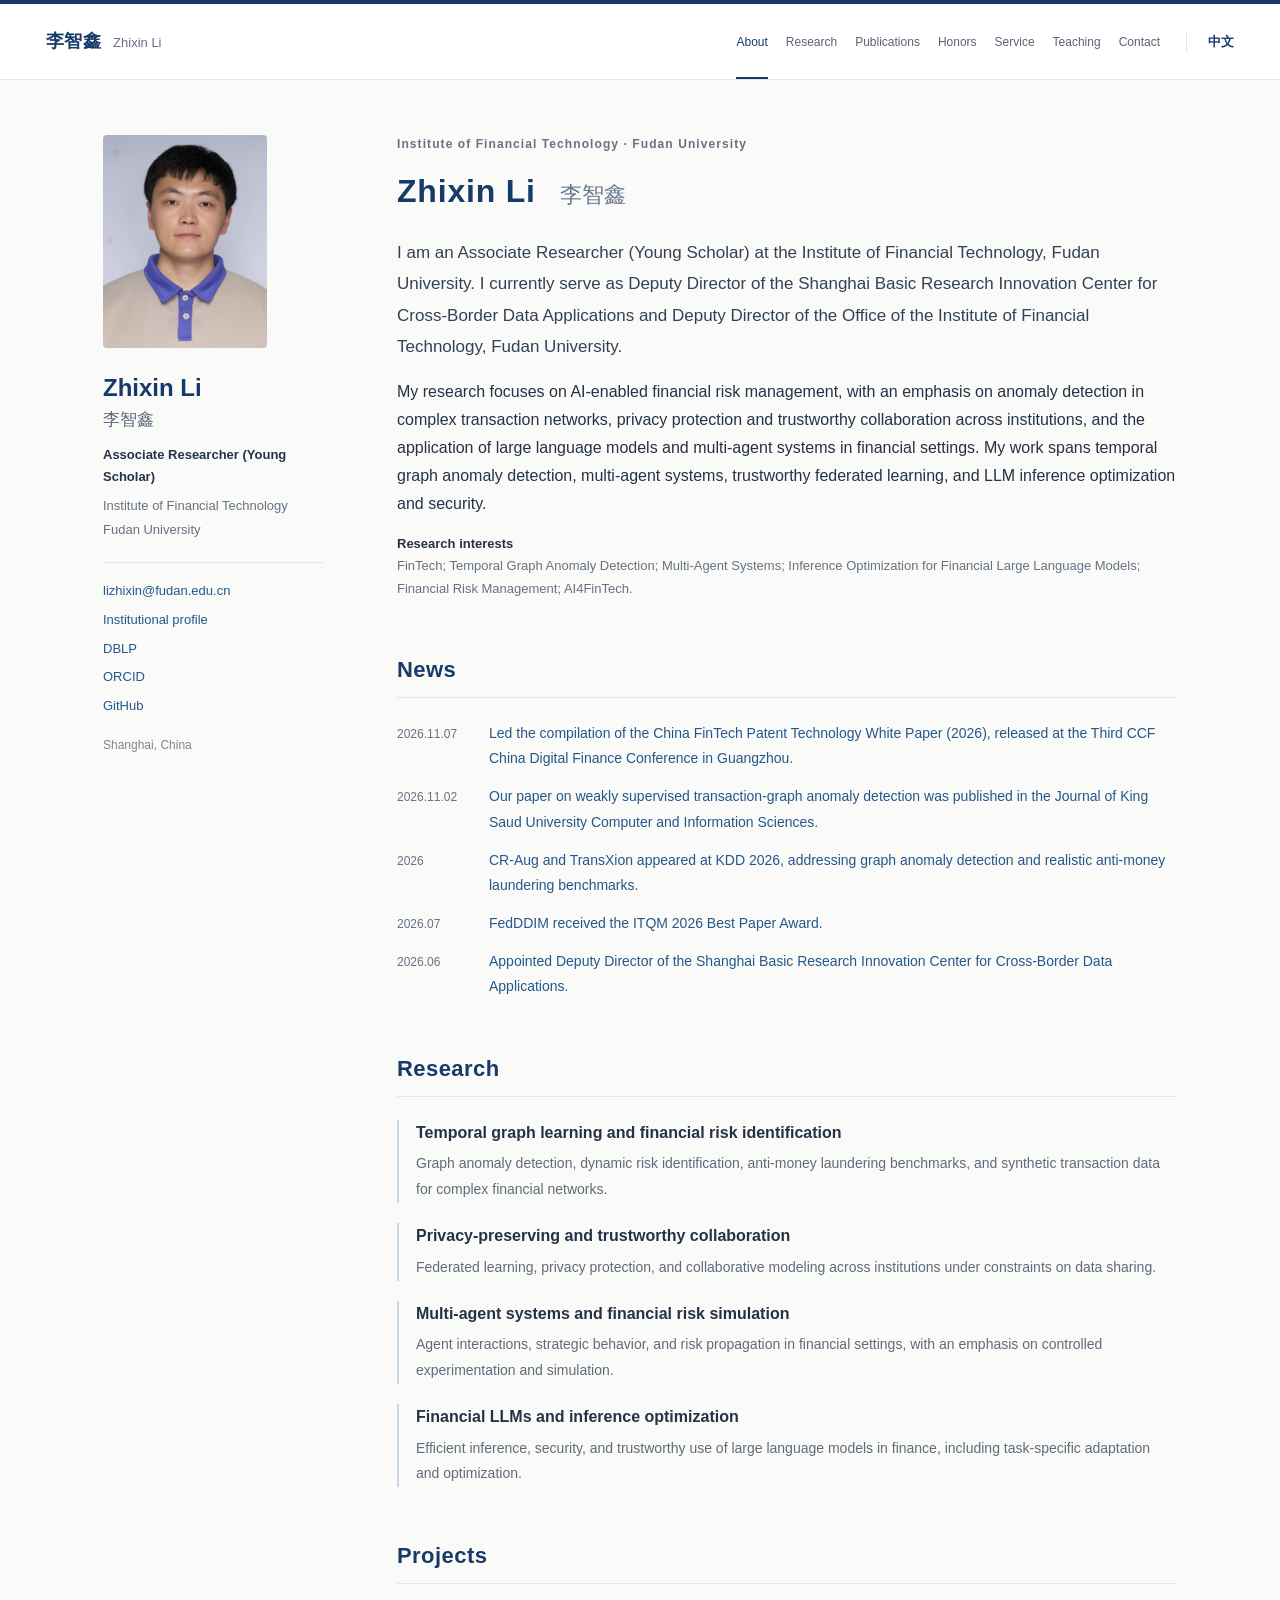
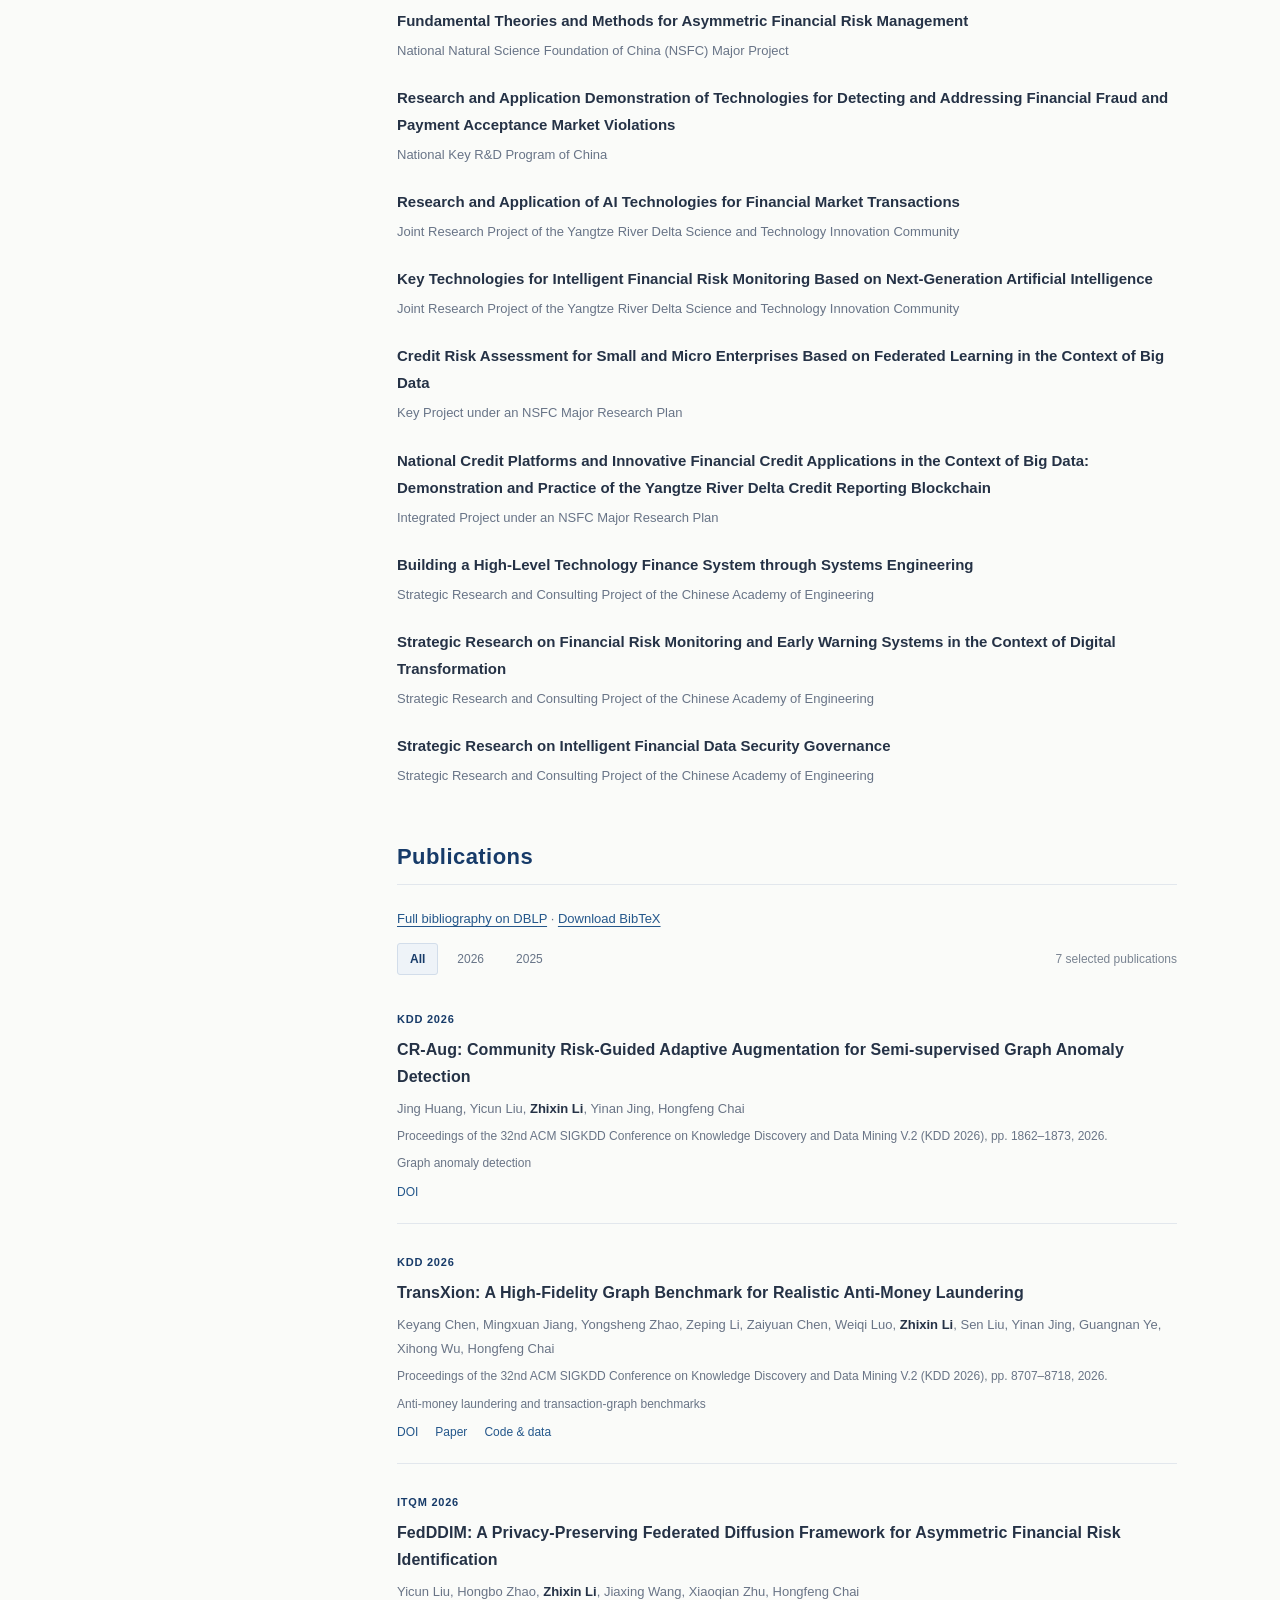
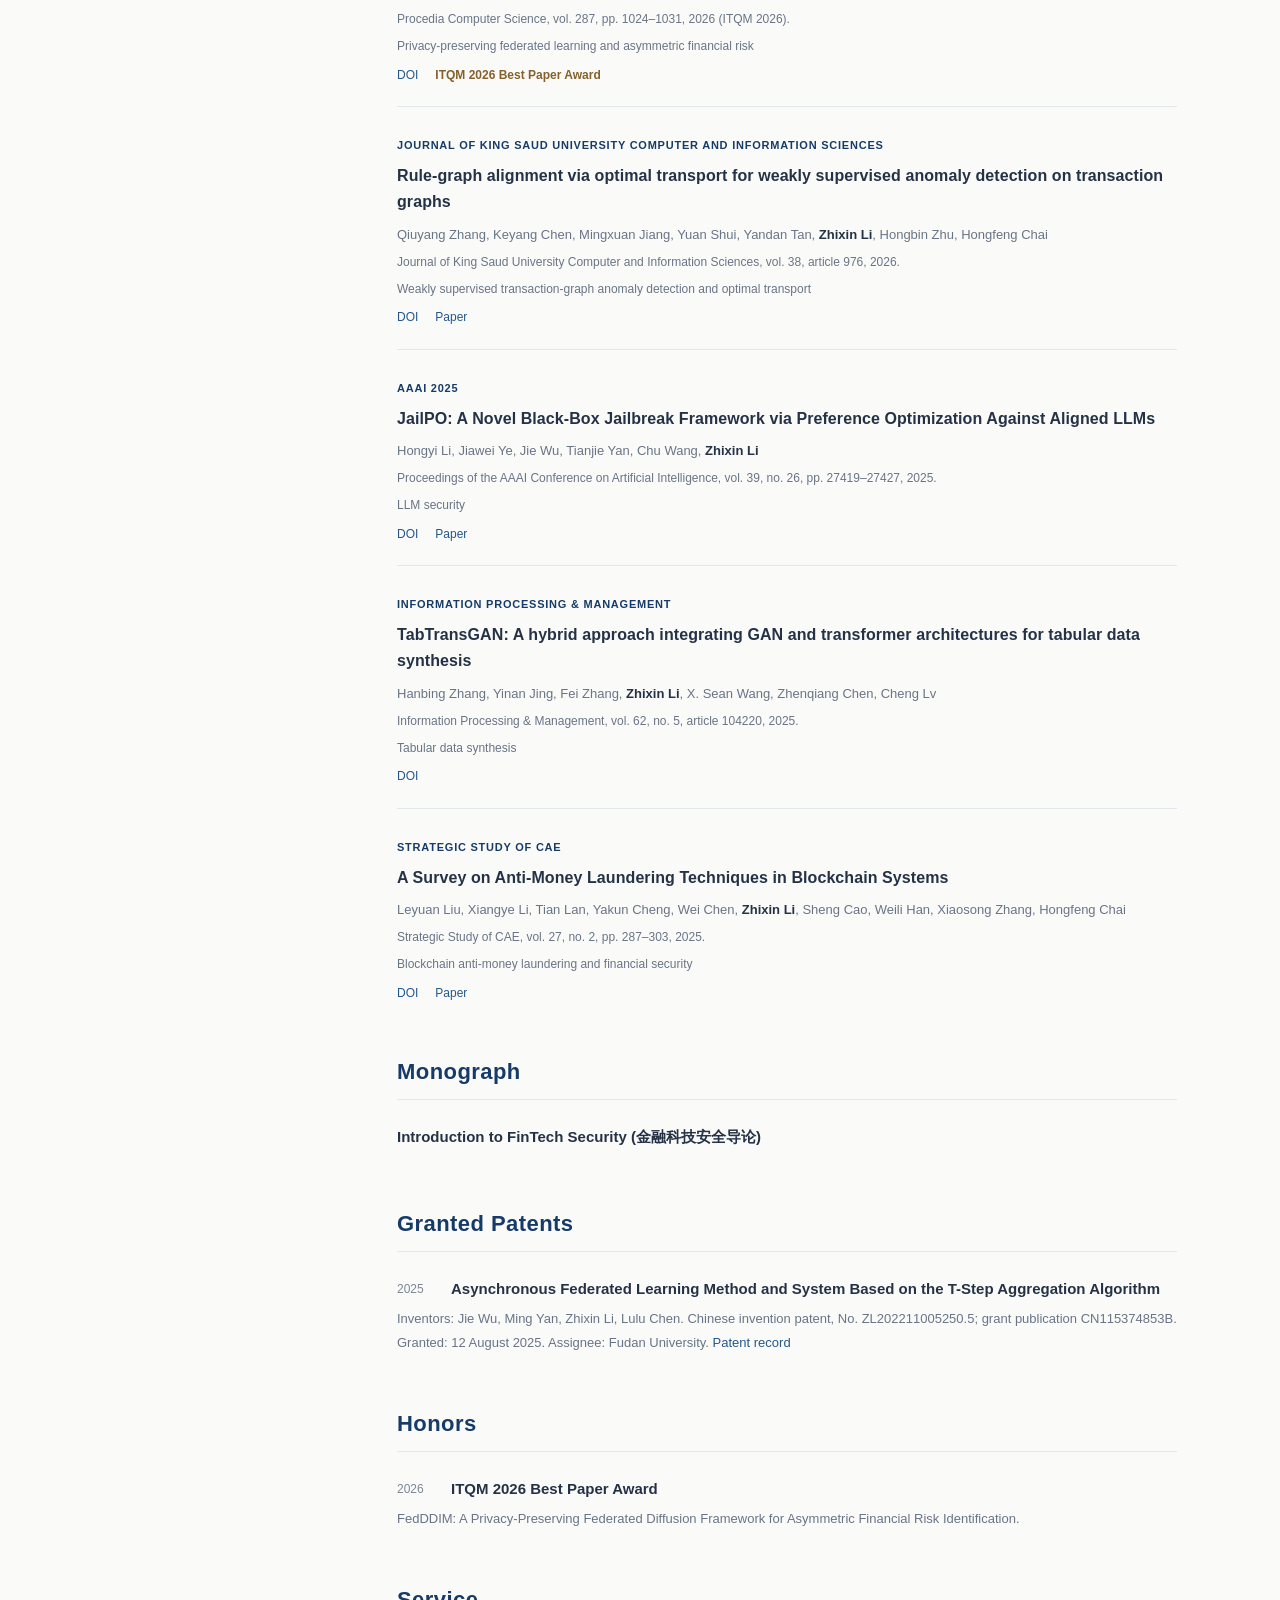
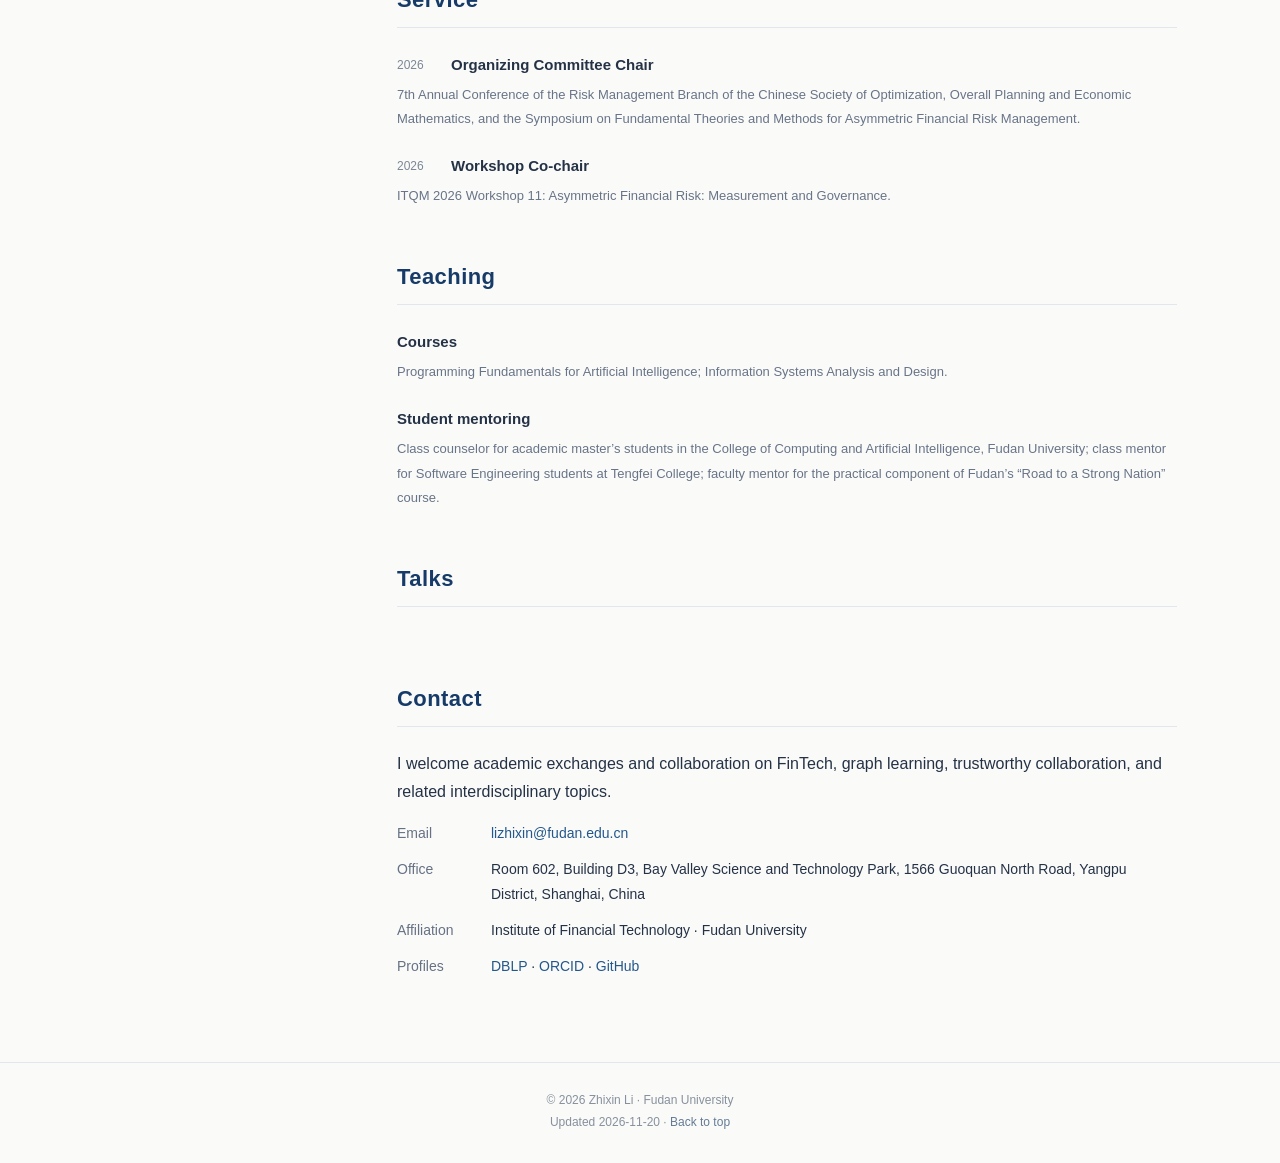
<file: english/index.html>
<!doctype html>
<html lang="en">
<head>
  <meta charset="utf-8">
  <meta name="viewport" content="width=device-width, initial-scale=1">
  <meta name="description" content="Zhixin Li is an Associate Researcher (Young Scholar) at Fudan University. His interests include FinTech, temporal graph anomaly detection, multi-agent systems, LLM inference optimization, and financial risk management.">
  <meta name="author" content="Zhixin Li">
  <meta name="theme-color" content="#173b69">
  <meta name="color-scheme" content="light">
  <meta property="og:type" content="profile">
  <meta property="og:title" content="Zhixin Li | Fudan University">
  <meta property="og:description" content="Zhixin Li is an Associate Researcher (Young Scholar) at Fudan University. His interests include FinTech, temporal graph anomaly detection, multi-agent systems, LLM inference optimization, and financial risk management.">
  <meta property="og:url" content="https://jack-lizhixin.github.io/english/">
  <title>Zhixin Li | Fudan University</title>
  <link rel="canonical" href="https://jack-lizhixin.github.io/english/">
  <link rel="alternate" hreflang="zh-CN" href="https://jack-lizhixin.github.io/chinese/">
  <link rel="alternate" hreflang="en" href="https://jack-lizhixin.github.io/english/">
  <link rel="alternate" hreflang="x-default" href="https://jack-lizhixin.github.io/">
  <link rel="icon" href="../assets/favicon.svg" type="image/svg+xml">
  <link rel="stylesheet" href="../assets/style.css">
  <script type="application/ld+json">{"@context": "https://schema.org", "@type": "Person", "name": "Zhixin Li", "alternateName": "李智鑫", "jobTitle": "Associate Researcher (Young Scholar)", "affiliation": {"@type": "Organization", "name": "Fudan University"}, "email": "lizhixin@fudan.edu.cn", "url": "https://jack-lizhixin.github.io/", "sameAs": ["https://dblp.org/pid/82/7406-3.html", "https://orcid.org/0000-0002-9646-3047", "https://github.com/Jack-lizhiXin", "https://fintech.fudan.edu.cn/info/1005/1367.htm"]}</script>
  <script src="../assets/site.js" defer></script>
</head>
<body data-lang="en" id="top">
  <a class="skip-link" href="#main-content">Skip to content</a>
  <header class="site-header"><div class="header-inner">
    <a class="site-brand" href="../index.html">李智鑫 <span>Zhixin Li</span></a>
    <nav class="site-nav" aria-label="Main navigation"><a href="#about">About</a><a href="#research">Research</a><a href="#publications">Publications</a><a href="#honors">Honors</a><a href="#service">Service</a><a href="#teaching">Teaching</a><a href="#contact">Contact</a></nav>
    <a class="language-switch" href="../chinese/index.html" lang="zh-CN" hreflang="zh-CN">中文</a>
  </div></header>
  <div class="page-shell">
    <aside class="profile" aria-label="Profile">
      <img class="profile-photo" src="../assets/zhixin-li.png" width="1002" height="982" alt="Zhixin Li" fetchpriority="high">
      <h2 class="profile-name">Zhixin Li</h2>
      <p class="profile-name-en">李智鑫</p>
      <p class="profile-position">Associate Researcher (Young Scholar)</p>
      <p class="profile-meta">Institute of Financial Technology<br>Fudan University</p>
      <ul class="profile-links">
        <li><a href="mailto:lizhixin@fudan.edu.cn">lizhixin@fudan.edu.cn</a></li>
        <li><a href="https://fintech.fudan.edu.cn/info/1005/1367.htm">Institutional profile</a></li>
        <li><a href="https://dblp.org/pid/82/7406-3.html">DBLP</a></li>
        <li><a href="https://orcid.org/0000-0002-9646-3047">ORCID</a></li>
        <li><a href="https://github.com/Jack-lizhiXin">GitHub</a></li>
      </ul>
      <p class="profile-location">Shanghai, China</p>
    </aside>
    <main id="main-content"><section class="section" id="about" aria-labelledby="heading-about"><p class="eyebrow">Institute of Financial Technology · Fudan University</p><h1 id="heading-about">Zhixin Li <span>李智鑫</span></h1><p class="lead">I am an Associate Researcher (Young Scholar) at the Institute of Financial Technology, Fudan University. I currently serve as Deputy Director of the Shanghai Basic Research Innovation Center for Cross-Border Data Applications and Deputy Director of the Office of the Institute of Financial Technology, Fudan University.</p><p class="bio-paragraph">My research focuses on AI-enabled financial risk management, with an emphasis on anomaly detection in complex transaction networks, privacy protection and trustworthy collaboration across institutions, and the application of large language models and multi-agent systems in financial settings. My work spans temporal graph anomaly detection, multi-agent systems, trustworthy federated learning, and LLM inference optimization and security.</p><p class="section-note"><strong>Research interests</strong><br>FinTech; Temporal Graph Anomaly Detection; Multi-Agent Systems; Inference Optimization for Financial Large Language Models; Financial Risk Management; AI4FinTech.</p></section><section class="section" id="news" aria-labelledby="heading-news"><h2 class="section-heading" id="heading-news">News</h2><ul class="news-list"><li><time>2026.11.07</time><div><a href="https://fintech.fudan.edu.cn/info/1002/1658.htm">Led the compilation of the China FinTech Patent Technology White Paper (2026), released at the Third CCF China Digital Finance Conference in Guangzhou.</a></div></li><li><time>2026.11.02</time><div><a href="#paper-rule-graph-alignment">Our paper on weakly supervised transaction-graph anomaly detection was published in the Journal of King Saud University Computer and Information Sciences.</a></div></li><li><time>2026</time><div><a href="#publications">CR-Aug and TransXion appeared at KDD 2026, addressing graph anomaly detection and realistic anti-money laundering benchmarks.</a></div></li><li><time>2026.07</time><div><a href="#honors">FedDDIM received the ITQM 2026 Best Paper Award.</a></div></li><li><time>2026.06</time><div><a href="#about">Appointed Deputy Director of the Shanghai Basic Research Innovation Center for Cross-Border Data Applications.</a></div></li></ul></section><section class="section" id="research" aria-labelledby="heading-research"><h2 class="section-heading" id="heading-research">Research</h2><ul class="research-list"><li><h3>Temporal graph learning and financial risk identification</h3><p>Graph anomaly detection, dynamic risk identification, anti-money laundering benchmarks, and synthetic transaction data for complex financial networks.</p></li><li><h3>Privacy-preserving and trustworthy collaboration</h3><p>Federated learning, privacy protection, and collaborative modeling across institutions under constraints on data sharing.</p></li><li><h3>Multi-agent systems and financial risk simulation</h3><p>Agent interactions, strategic behavior, and risk propagation in financial settings, with an emphasis on controlled experimentation and simulation.</p></li><li><h3>Financial LLMs and inference optimization</h3><p>Efficient inference, security, and trustworthy use of large language models in finance, including task-specific adaptation and optimization.</p></li></ul></section><section class="section" id="projects" aria-labelledby="heading-projects"><h2 class="section-heading" id="heading-projects">Projects</h2><ul class="detail-list"><li><h3>Fundamental Theories and Methods for Asymmetric Financial Risk Management</h3><p>National Natural Science Foundation of China (NSFC) Major Project</p></li>
<li><h3>Research and Application Demonstration of Technologies for Detecting and Addressing Financial Fraud and Payment Acceptance Market Violations</h3><p>National Key R&amp;D Program of China</p></li>
<li><h3>Research and Application of AI Technologies for Financial Market Transactions</h3><p>Joint Research Project of the Yangtze River Delta Science and Technology Innovation Community</p></li>
<li><h3>Key Technologies for Intelligent Financial Risk Monitoring Based on Next-Generation Artificial Intelligence</h3><p>Joint Research Project of the Yangtze River Delta Science and Technology Innovation Community</p></li>
<li><h3>Credit Risk Assessment for Small and Micro Enterprises Based on Federated Learning in the Context of Big Data</h3><p>Key Project under an NSFC Major Research Plan</p></li>
<li><h3>National Credit Platforms and Innovative Financial Credit Applications in the Context of Big Data: Demonstration and Practice of the Yangtze River Delta Credit Reporting Blockchain</h3><p>Integrated Project under an NSFC Major Research Plan</p></li>
<li><h3>Building a High-Level Technology Finance System through Systems Engineering</h3><p>Strategic Research and Consulting Project of the Chinese Academy of Engineering</p></li>
<li><h3>Strategic Research on Financial Risk Monitoring and Early Warning Systems in the Context of Digital Transformation</h3><p>Strategic Research and Consulting Project of the Chinese Academy of Engineering</p></li>
<li><h3>Strategic Research on Intelligent Financial Data Security Governance</h3><p>Strategic Research and Consulting Project of the Chinese Academy of Engineering</p></li></ul></section><section class="section" id="publications" aria-labelledby="heading-publications"><h2 class="section-heading" id="heading-publications">Publications</h2><p class="section-note"><a href="https://dblp.org/pid/82/7406-3.html">Full bibliography on DBLP</a> · <a href="../publications.bib" download>Download BibTeX</a></p><div class="publication-toolbar"><div class="year-filters" role="group" aria-label="Filter publications by year"><button class="year-filter" type="button" data-year="all" aria-pressed="true" aria-controls="publication-list">All</button><button class="year-filter" type="button" data-year="2026" aria-pressed="false" aria-controls="publication-list">2026</button><button class="year-filter" type="button" data-year="2025" aria-pressed="false" aria-controls="publication-list">2025</button></div><span id="publication-count" role="status" aria-live="polite" data-zh-template="显示 {n} 篇代表论文" data-en-template="{n} selected publications">7 selected publications</span></div><ol class="publication-list" id="publication-list"><li class="publication" data-year="2026" id="paper-cr-aug"><span class="pub-venue">KDD 2026</span><h3 class="pub-title"><a href="https://doi.org/10.1145/3770855.3818003">CR-Aug: Community Risk-Guided Adaptive Augmentation for Semi-supervised Graph Anomaly Detection</a></h3><p class="pub-authors">Jing Huang, Yicun Liu, <strong>Zhixin Li</strong>, Yinan Jing, Hongfeng Chai</p><p class="pub-meta">Proceedings of the 32nd ACM SIGKDD Conference on Knowledge Discovery and Data Mining V.2 (KDD 2026), pp. 1862–1873, 2026.</p><p class="pub-meta">Graph anomaly detection</p><p class="pub-links"><a href="https://doi.org/10.1145/3770855.3818003">DOI</a></p></li>
<li class="publication" data-year="2026" id="paper-transxion"><span class="pub-venue">KDD 2026</span><h3 class="pub-title"><a href="https://doi.org/10.1145/3770855.3817550">TransXion: A High-Fidelity Graph Benchmark for Realistic Anti-Money Laundering</a></h3><p class="pub-authors">Keyang Chen, Mingxuan Jiang, Yongsheng Zhao, Zeping Li, Zaiyuan Chen, Weiqi Luo, <strong>Zhixin Li</strong>, Sen Liu, Yinan Jing, Guangnan Ye, Xihong Wu, Hongfeng Chai</p><p class="pub-meta">Proceedings of the 32nd ACM SIGKDD Conference on Knowledge Discovery and Data Mining V.2 (KDD 2026), pp. 8707–8718, 2026.</p><p class="pub-meta">Anti-money laundering and transaction-graph benchmarks</p><p class="pub-links"><a href="https://doi.org/10.1145/3770855.3817550">DOI</a> <a href="https://arxiv.org/abs/2604.17420">Paper</a> <a href="https://github.com/chaos-max/TransXion">Code &amp; data</a></p></li>
<li class="publication" data-year="2026" id="paper-fedddim"><span class="pub-venue">ITQM 2026</span><h3 class="pub-title"><a href="https://doi.org/10.1016/j.procs.2026.08.143">FedDDIM: A Privacy-Preserving Federated Diffusion Framework for Asymmetric Financial Risk Identification</a></h3><p class="pub-authors">Yicun Liu, Hongbo Zhao, <strong>Zhixin Li</strong>, Jiaxing Wang, Xiaoqian Zhu, Hongfeng Chai</p><p class="pub-meta">Procedia Computer Science, vol. 287, pp. 1024–1031, 2026 (ITQM 2026).</p><p class="pub-meta">Privacy-preserving federated learning and asymmetric financial risk</p><p class="pub-links"><a href="https://doi.org/10.1016/j.procs.2026.08.143">DOI</a><span class="pub-award">ITQM 2026 Best Paper Award</span></p></li>
<li class="publication" data-year="2026" id="paper-rule-graph-alignment"><span class="pub-venue">Journal of King Saud University Computer and Information Sciences</span><h3 class="pub-title"><a href="https://doi.org/10.1007/s44443-026-01381-3">Rule-graph alignment via optimal transport for weakly supervised anomaly detection on transaction graphs</a></h3><p class="pub-authors">Qiuyang Zhang, Keyang Chen, Mingxuan Jiang, Yuan Shui, Yandan Tan, <strong>Zhixin Li</strong>, Hongbin Zhu, Hongfeng Chai</p><p class="pub-meta">Journal of King Saud University Computer and Information Sciences, vol. 38, article 976, 2026.</p><p class="pub-meta">Weakly supervised transaction-graph anomaly detection and optimal transport</p><p class="pub-links"><a href="https://doi.org/10.1007/s44443-026-01381-3">DOI</a> <a href="https://link.springer.com/article/10.1007/s44443-026-01381-3">Paper</a></p></li>
<li class="publication" data-year="2025" id="paper-jailpo"><span class="pub-venue">AAAI 2025</span><h3 class="pub-title"><a href="https://doi.org/10.1609/aaai.v39i26.34953">JailPO: A Novel Black-Box Jailbreak Framework via Preference Optimization Against Aligned LLMs</a></h3><p class="pub-authors">Hongyi Li, Jiawei Ye, Jie Wu, Tianjie Yan, Chu Wang, <strong>Zhixin Li</strong></p><p class="pub-meta">Proceedings of the AAAI Conference on Artificial Intelligence, vol. 39, no. 26, pp. 27419–27427, 2025.</p><p class="pub-meta">LLM security</p><p class="pub-links"><a href="https://doi.org/10.1609/aaai.v39i26.34953">DOI</a> <a href="https://ojs.aaai.org/index.php/AAAI/article/view/34953">Paper</a></p></li>
<li class="publication" data-year="2025" id="paper-tabtransgan"><span class="pub-venue">Information Processing &amp; Management</span><h3 class="pub-title"><a href="https://doi.org/10.1016/j.ipm.2025.104220">TabTransGAN: A hybrid approach integrating GAN and transformer architectures for tabular data synthesis</a></h3><p class="pub-authors">Hanbing Zhang, Yinan Jing, Fei Zhang, <strong>Zhixin Li</strong>, X. Sean Wang, Zhenqiang Chen, Cheng Lv</p><p class="pub-meta">Information Processing &amp; Management, vol. 62, no. 5, article 104220, 2025.</p><p class="pub-meta">Tabular data synthesis</p><p class="pub-links"><a href="https://doi.org/10.1016/j.ipm.2025.104220">DOI</a></p></li>
<li class="publication" data-year="2025" id="paper-blockchain-aml-survey"><span class="pub-venue">Strategic Study of CAE</span><h3 class="pub-title"><a href="https://doi.org/10.15302/J-SSCAE-2024.11.025">A Survey on Anti-Money Laundering Techniques in Blockchain Systems</a></h3><p class="pub-authors">Leyuan Liu, Xiangye Li, Tian Lan, Yakun Cheng, Wei Chen, <strong>Zhixin Li</strong>, Sheng Cao, Weili Han, Xiaosong Zhang, Hongfeng Chai</p><p class="pub-meta">Strategic Study of CAE, vol. 27, no. 2, pp. 287–303, 2025.</p><p class="pub-meta">Blockchain anti-money laundering and financial security</p><p class="pub-links"><a href="https://doi.org/10.15302/J-SSCAE-2024.11.025">DOI</a> <a href="https://www.engineering.org.cn/sscae/CN/1160106875662426752">Paper</a></p></li></ol></section><section class="section" id="books" aria-labelledby="heading-books"><h2 class="section-heading" id="heading-books">Monograph</h2><ul class="detail-list"><li><h3>Introduction to FinTech Security (金融科技安全导论)</h3><p></p></li></ul></section><section class="section" id="patents" aria-labelledby="heading-patents"><h2 class="section-heading" id="heading-patents">Granted Patents</h2><ul class="detail-list"><li><h3><span class="item-year">2025</span>Asynchronous Federated Learning Method and System Based on the T-Step Aggregation Algorithm</h3><p>Inventors: Jie Wu, Ming Yan, Zhixin Li, Lulu Chen. Chinese invention patent, No. ZL202211005250.5; grant publication CN115374853B. Granted: 12 August 2025. Assignee: Fudan University. <a href="https://patents.google.com/patent/CN115374853B/en">Patent record</a></p></li></ul></section><section class="section" id="honors" aria-labelledby="heading-honors"><h2 class="section-heading" id="heading-honors">Honors</h2><ul class="detail-list"><li><h3><span class="item-year">2026</span>ITQM 2026 Best Paper Award</h3><p>FedDDIM: A Privacy-Preserving Federated Diffusion Framework for Asymmetric Financial Risk Identification.</p></li></ul></section><section class="section" id="service" aria-labelledby="heading-service"><h2 class="section-heading" id="heading-service">Service</h2><ul class="detail-list"><li><h3><span class="item-year">2026</span>Organizing Committee Chair</h3><p>7th Annual Conference of the Risk Management Branch of the Chinese Society of Optimization, Overall Planning and Economic Mathematics, and the Symposium on Fundamental Theories and Methods for Asymmetric Financial Risk Management.</p></li>
<li><h3><span class="item-year">2026</span>Workshop Co-chair</h3><p>ITQM 2026 Workshop 11: Asymmetric Financial Risk: Measurement and Governance.</p></li></ul></section><section class="section" id="teaching" aria-labelledby="heading-teaching"><h2 class="section-heading" id="heading-teaching">Teaching</h2><ul class="detail-list"><li><h3>Courses</h3><p>Programming Fundamentals for Artificial Intelligence; Information Systems Analysis and Design.</p></li>
<li><h3>Student mentoring</h3><p>Class counselor for academic master’s students in the College of Computing and Artificial Intelligence, Fudan University; class mentor for Software Engineering students at Tengfei College; faculty mentor for the practical component of Fudan’s “Road to a Strong Nation” course.</p></li></ul></section><section class="section" id="talks" aria-labelledby="heading-talks"><h2 class="section-heading" id="heading-talks">Talks</h2><ul class="detail-list"></ul></section><section class="section" id="contact" aria-labelledby="heading-contact"><h2 class="section-heading" id="heading-contact">Contact</h2><p>I welcome academic exchanges and collaboration on FinTech, graph learning, trustworthy collaboration, and related interdisciplinary topics.</p><dl class="contact-list"><dt>Email</dt><dd><a href="mailto:lizhixin@fudan.edu.cn">lizhixin@fudan.edu.cn</a></dd><dt>Office</dt><dd>Room 602, Building D3, Bay Valley Science and Technology Park, 1566 Guoquan North Road, Yangpu District, Shanghai, China</dd><dt>Affiliation</dt><dd>Institute of Financial Technology · Fudan University</dd><dt>Profiles</dt><dd><a href="https://dblp.org/pid/82/7406-3.html">DBLP</a> · <a href="https://orcid.org/0000-0002-9646-3047">ORCID</a> · <a href="https://github.com/Jack-lizhiXin">GitHub</a></dd></dl></section></main>
  </div>
  <footer class="site-footer"><div>© 2026 Zhixin Li · Fudan University</div><div>Updated 2026-11-20 · <a href="#top">Back to top</a></div></footer>
</body>
</html>
</file>
<file: assets/style.css>
/* Original academic homepage styling. No external fonts or frameworks. */
:root {
  color-scheme: light;
  --ink: #253246;
  --muted: #667184;
  --navy: #173b69;
  --link: #24578b;
  --line: #e2e7ed;
  --paper: #fff;
  --canvas: #fafbf9;
  --soft: #eef3f8;
  --header-height: 80px;
}

* { box-sizing: border-box; }
html { scroll-behavior: smooth; scroll-padding-top: 112px; }
body {
  margin: 0;
  color: var(--ink);
  background: var(--canvas);
  font-family: -apple-system, BlinkMacSystemFont, "Segoe UI", "PingFang SC", "Hiragino Sans GB", "Microsoft YaHei", sans-serif;
  font-size: 16px;
  line-height: 1.85;
  -webkit-font-smoothing: antialiased;
  overflow-wrap: break-word;
}
button, input { font: inherit; }
button { -webkit-tap-highlight-color: transparent; }
a { color: var(--link); text-decoration-thickness: 1px; text-underline-offset: 3px; }
a:hover { color: var(--navy); text-decoration: underline; }
a:focus-visible, button:focus-visible {
  outline: 3px solid #477cae;
  outline-offset: 4px;
  border-radius: 2px;
}
img { display: block; max-width: 100%; }
strong { color: var(--ink); font-weight: 650; }
button[hidden], [hidden] { display: none !important; }

.skip-link {
  position: fixed;
  z-index: 100;
  top: 12px;
  left: 16px;
  padding: 8px 16px;
  color: #fff;
  background: var(--navy);
  transform: translateY(-180%);
}
.skip-link:focus { transform: translateY(0); color: #fff; }

.site-header {
  position: sticky;
  z-index: 20;
  top: 0;
  border-top: 4px solid var(--navy);
  border-bottom: 1px solid var(--line);
  background: rgba(255, 255, 255, .98);
}
.header-inner {
  display: flex;
  align-items: center;
  gap: 26px;
  max-width: 1256px;
  min-height: 75px;
  padding: 0 34px;
  margin: 0 auto;
}
.site-brand {
  flex: 0 0 auto;
  color: var(--navy);
  font-size: 18px;
  font-weight: 700;
  letter-spacing: .015em;
  text-decoration: none;
  white-space: nowrap;
}
.site-brand span { margin-left: 7px; color: var(--muted); font-size: 13px; font-weight: 450; letter-spacing: 0; }
.site-nav {
  display: flex;
  flex: 1 1 auto;
  align-items: center;
  justify-content: flex-end;
  min-width: 0;
  gap: 21px;
  scrollbar-width: thin;
}
.site-nav a {
  position: relative;
  flex: 0 0 auto;
  padding: 25px 0 24px;
  color: #596374;
  font-size: 13px;
  font-weight: 500;
  line-height: 24px;
  text-decoration: none;
  white-space: nowrap;
}
.site-nav a::after {
  position: absolute;
  bottom: -1px;
  left: 0;
  width: 100%;
  height: 2px;
  background: var(--navy);
  content: "";
  transform: scaleX(0);
  transition: transform .16s ease;
}
.site-nav a:hover, .site-nav a[aria-current="location"] { color: var(--navy); }
.site-nav a:hover::after, .site-nav a[aria-current="location"]::after { transform: scaleX(1); }
.language-switch {
  flex: 0 0 auto;
  padding-left: 21px;
  border-left: 1px solid var(--line);
  color: var(--navy);
  font-size: 13px;
  font-weight: 600;
  line-height: 20px;
  text-decoration: none;
  white-space: nowrap;
}

.page-shell {
  display: grid;
  grid-template-columns: 220px minmax(0, 780px);
  align-items: start;
  gap: 74px;
  max-width: 1142px;
  padding: 55px 34px 82px;
  margin: 0 auto;
}
.profile {
  position: sticky;
  top: 120px;
  min-width: 0;
  padding-bottom: 12px;
  color: var(--muted);
}
.profile-photo {
  width: 164px;
  height: 213px;
  margin: 0 0 23px;
  border-radius: 4px;
  background: #e8edf2;
  object-fit: cover;
  object-position: center 22%;
}
.profile-name { margin: 0; color: var(--navy); font-size: 27px; font-weight: 650; line-height: 1.4; letter-spacing: .055em; }
.profile-name-en { margin: 2px 0 12px; color: #596677; font-size: 17px; line-height: 1.5; }
.profile-position { margin: 0 0 7px; color: var(--ink); font-size: 14px; font-weight: 600; line-height: 1.65; }
.profile-meta { margin: 0; font-size: 13px; line-height: 1.85; }
.profile-links { display: grid; gap: 8px; padding: 18px 0 0; margin: 20px 0 0; border-top: 1px solid var(--line); list-style: none; font-size: 13px; line-height: 1.6; }
.profile-links a { display: inline-block; text-decoration: none; }
.profile-links a:hover { text-decoration: underline; }
.profile-location { margin: 19px 0 0; color: #7c8592; font-size: 12px; line-height: 1.6; }

main { min-width: 0; }
.section { margin: 0 0 52px; scroll-margin-top: 112px; }
.section:last-child { margin-bottom: 0; }
.section p { margin: 0 0 15px; }
.eyebrow { color: var(--muted); font-size: 12px; font-weight: 550; letter-spacing: .09em; line-height: 1.6; }
h1 { margin: 10px 0 23px; color: var(--navy); font-size: 32px; font-weight: 650; line-height: 1.4; letter-spacing: .025em; }
h1 span { display: inline-block; margin-left: 15px; color: #65758a; font-size: 22px; font-weight: 400; letter-spacing: 0; }
.lead { color: #334156; font-size: 17px; line-height: 1.95; }
.section-heading { margin: 0 0 23px; padding: 0 0 11px; border-bottom: 1px solid var(--line); color: var(--navy); font-size: 22px; font-weight: 650; line-height: 1.5; letter-spacing: .02em; }
.section-heading small { margin-left: 9px; color: var(--muted); font-size: 13px; font-weight: 400; letter-spacing: 0; }
.section-note { color: var(--muted); font-size: 13px; }

.news-list { display: grid; gap: 13px; padding: 0; margin: 0; list-style: none; }
.news-list li { display: grid; grid-template-columns: 76px minmax(0, 1fr); align-items: baseline; gap: 16px; font-size: 14px; line-height: 1.8; }
.news-list time { color: var(--muted); font-size: 12px; font-variant-numeric: tabular-nums; }
.news-list a { text-decoration: none; }
.news-list a:hover { text-decoration: underline; }

.research-list { display: grid; gap: 20px; padding: 0; margin: 0; list-style: none; }
.research-list li { padding-left: 17px; border-left: 2px solid #c8d7e7; }
.research-list h3 { margin: 0 0 6px; color: var(--ink); font-size: 16px; font-weight: 650; line-height: 1.6; }
.research-list p { margin: 0; color: #5f6b7b; font-size: 14px; line-height: 1.85; }

.publication-toolbar { display: flex; align-items: center; justify-content: space-between; flex-wrap: wrap; gap: 12px 18px; margin: -2px 0 6px; }
.year-filters { display: none; flex-wrap: wrap; gap: 6px; }
.js .year-filters { display: flex; }
.year-filter { min-height: 32px; padding: 4px 12px; border: 1px solid transparent; border-radius: 3px; color: #677487; background: transparent; font-size: 12px; line-height: 1.7; cursor: pointer; }
.year-filter:hover { color: var(--navy); background: #f0f3f7; }
.year-filter[aria-pressed="true"] { border-color: #d2ddea; color: var(--navy); background: var(--soft); font-weight: 600; }
#publication-count { color: #7a8492; font-size: 12px; line-height: 1.6; }
.publication-list { padding: 0; margin: 0; list-style: none; }
.publication { padding: 23px 0 21px; border-bottom: 1px solid var(--line); }
.publication:last-child { padding-bottom: 0; border-bottom: 0; }
.pub-venue { display: inline-block; margin-bottom: 8px; color: var(--navy); font-size: 11px; font-weight: 700; line-height: 1.7; letter-spacing: .07em; text-transform: uppercase; }
.pub-title { margin: 0 0 7px; color: var(--ink); font-size: 16px; font-weight: 650; line-height: 1.65; letter-spacing: .005em; }
.pub-title a { color: inherit; text-decoration: none; }
.pub-title a:hover { color: var(--link); text-decoration: underline; }
.publication .pub-authors { margin: 0 0 5px; color: #697486; font-size: 13px; line-height: 1.85; }
.pub-authors strong { font-weight: 650; }
.publication .pub-meta { margin: 0 0 7px; color: #697486; font-size: 12px; line-height: 1.7; }
.publication .pub-links { display: flex; align-items: baseline; flex-wrap: wrap; gap: 6px 17px; margin: 8px 0 0; font-size: 12px; line-height: 1.7; }
.pub-links a { text-decoration: none; }
.pub-links a:hover { text-decoration: underline; }
.pub-award { color: #86612b; font-size: 12px; font-weight: 600; }

.detail-list { display: grid; gap: 21px; padding: 0; margin: 0; list-style: none; }
.detail-list h3 { margin: 0 0 5px; color: var(--ink); font-size: 15px; font-weight: 600; line-height: 1.8; }
.item-year { display: inline-block; min-width: 43px; margin-right: 11px; color: #7c8795; font-size: 12px; font-weight: 450; font-variant-numeric: tabular-nums; vertical-align: 1px; }
.detail-list p { margin: 0; color: #687487; font-size: 13px; line-height: 1.85; }
.detail-list a { text-decoration: none; }
.detail-list a:hover { text-decoration: underline; }
.contact-list { display: grid; grid-template-columns: 77px minmax(0, 1fr); gap: 10px 17px; margin: 0; font-size: 14px; line-height: 1.85; }
.contact-list dt { color: var(--muted); }
.contact-list dd { margin: 0; }
.contact-list a { text-decoration: none; }
.contact-list a:hover { text-decoration: underline; }
.site-footer { padding: 27px 34px 30px; border-top: 1px solid var(--line); color: #87909c; font-size: 12px; line-height: 1.8; text-align: center; }
.site-footer p { margin: 0; }
.site-footer a { color: #637b95; text-decoration: none; }
.back-to-top { display: block; width: fit-content; margin: 36px 0 0 auto; color: #7a8594; font-size: 12px; text-decoration: none; }

/* A slightly wider rhythm keeps long English titles and navigation readable. */
body[data-lang="en"] { line-height: 1.75; }
body[data-lang="en"] .site-nav { gap: 18px; }
body[data-lang="en"] .site-nav a { font-size: 12px; }
body[data-lang="en"] .lead { line-height: 1.85; }
body[data-lang="en"] .profile-name { font-size: 24px; letter-spacing: 0; }
body[data-lang="en"] .profile-position { font-size: 13px; }

@media (max-width: 1100px) {
  .header-inner { gap: 20px; padding-right: 25px; padding-left: 25px; }
  .site-brand span { display: none; }
  .site-nav, body[data-lang="en"] .site-nav { gap: 17px; }
  .language-switch { padding-left: 17px; }
  .page-shell { grid-template-columns: 190px minmax(0, 1fr); gap: 47px; padding-right: 30px; padding-left: 30px; }
}

@media (max-width: 820px) {
  :root { --header-height: 108px; }
  html { scroll-padding-top: 132px; }
  .header-inner { display: grid; grid-template-columns: minmax(0, 1fr) auto; gap: 0 22px; min-height: 0; padding: 0 24px; }
  .site-brand { grid-column: 1; grid-row: 1; padding: 14px 0 8px; font-size: 17px; }
  .site-brand span { display: inline; }
  .language-switch { grid-column: 2; grid-row: 1; margin-top: 5px; padding-left: 18px; }
  .site-nav, body[data-lang="en"] .site-nav { grid-column: 1 / -1; grid-row: 2; justify-content: flex-start; gap: 24px; overflow-x: auto; overscroll-behavior-x: contain; scrollbar-width: none; }
  .site-nav::-webkit-scrollbar { display: none; }
  .site-nav a, body[data-lang="en"] .site-nav a { padding: 11px 0 14px; font-size: 12px; }
  .site-nav a::after { bottom: 0; }
  .page-shell { grid-template-columns: 170px minmax(0, 1fr); gap: 32px; padding: 37px 24px 62px; }
  .profile { top: 135px; }
  .profile-photo { width: 144px; height: 187px; }
  .profile-name { font-size: 25px; }
  .profile-name-en { font-size: 15px; }
  .profile-links { font-size: 12px; }
  .section { margin-bottom: 44px; scroll-margin-top: 132px; }
  h1 { font-size: 28px; }
  h1 span { margin-left: 9px; font-size: 20px; }
  .lead { font-size: 16px; }
}

@media (max-width: 640px) {
  body { font-size: 15px; line-height: 1.9; }
  .header-inner { padding-right: 20px; padding-left: 20px; }
  .page-shell { display: block; padding: 29px 22px 48px; }
  .profile { position: static; display: grid; grid-template-columns: 104px minmax(0, 1fr); align-items: start; gap: 0 22px; padding: 0 0 26px; margin-bottom: 32px; border-bottom: 1px solid var(--line); }
  .profile-photo { grid-column: 1; grid-row: 1 / 6; width: 104px; height: 135px; margin: 1px 0 0; }
  .profile-name { grid-column: 2; grid-row: 1; font-size: 24px; line-height: 1.35; }
  .profile-name-en { grid-column: 2; grid-row: 2; margin: 2px 0 9px; font-size: 14px; }
  .profile-position { grid-column: 2; grid-row: 3; margin: 0 0 5px; font-size: 12px; }
  .profile-meta { grid-column: 2; grid-row: 4 / 6; font-size: 12px; line-height: 1.8; }
  .profile-links { grid-column: 1 / -1; grid-row: 6; display: flex; flex-wrap: wrap; gap: 9px 19px; padding: 0; margin: 20px 0 0; border: 0; font-size: 12px; }
  .profile-location { grid-column: 1 / -1; grid-row: 7; margin: 12px 0 0; font-size: 11px; }
  .eyebrow { font-size: 11px; }
  h1 { margin-top: 7px; margin-bottom: 18px; font-size: 27px; }
  h1 span { font-size: 19px; }
  .lead { font-size: 15px; }
  .section { margin-bottom: 39px; }
  .section-heading { margin-bottom: 20px; font-size: 20px; }
  .news-list { gap: 12px; }
  .news-list li { grid-template-columns: 60px minmax(0, 1fr); gap: 12px; font-size: 13px; }
  .news-list time { font-size: 11px; }
  .research-list h3 { font-size: 15px; }
  .research-list p { font-size: 13px; }
  .publication-toolbar { gap: 11px; }
  .year-filter { min-height: 36px; padding-right: 11px; padding-left: 11px; }
  #publication-count { font-size: 11px; }
  .publication { padding-top: 21px; padding-bottom: 19px; }
  .pub-title { font-size: 15px; line-height: 1.65; }
  .publication .pub-authors { font-size: 12px; }
  .pub-venue { font-size: 10px; }
  .detail-list h3 { font-size: 14px; }
  .contact-list { grid-template-columns: 62px minmax(0, 1fr); gap: 10px 12px; font-size: 13px; }
  .site-footer { padding: 23px 22px; font-size: 11px; }
  body[data-lang="en"] .profile-name { font-size: 22px; }
  body[data-lang="en"] .profile-position { font-size: 12px; }
}

@media (prefers-reduced-motion: reduce) {
  html { scroll-behavior: auto; }
  *, *::before, *::after { transition-duration: 0s !important; animation-duration: 0s !important; animation-iteration-count: 1 !important; }
}

@media print {
  @page { margin: 17mm 18mm; }
  body { background: #fff; color: #17202e; font-size: 10pt; line-height: 1.65; }
  .site-header, .skip-link, .publication-toolbar, .back-to-top { display: none !important; }
  .page-shell { display: block; max-width: none; padding: 0; }
  .profile { position: static; display: block; min-height: 92px; margin-bottom: 22px; padding-bottom: 16px; border-bottom: 1px solid #ccc; }
  .profile-photo { float: left; width: 66px; height: 86px; margin: 0 18px 0 0; }
  .profile-name { font-size: 18pt; }
  .profile-name-en { margin: 0 0 4px; font-size: 11pt; }
  .profile-position, .profile-meta { font-size: 9pt; }
  .profile-links, .profile-location { display: none; }
  .section { margin-bottom: 22px; }
  h1 { font-size: 19pt; margin-bottom: 12px; }
  h1 span { font-size: 14pt; }
  .lead { font-size: 10pt; }
  .section-heading { margin-bottom: 13px; padding-bottom: 5px; font-size: 14pt; break-after: avoid; }
  .publication { padding: 13px 0; break-inside: avoid; }
  .publication[hidden] { display: list-item !important; }
  .pub-title { font-size: 10pt; }
  .pub-venue, .publication .pub-authors, .publication .pub-meta, .publication .pub-links { font-size: 8pt; }
  .research-list li, .detail-list li, .news-list li { break-inside: avoid; }
  .research-list h3, .detail-list h3 { font-size: 10pt; }
  .research-list p, .detail-list p, .news-list li, .contact-list { font-size: 9pt; }
  .site-footer { padding: 14px 0 0; font-size: 8pt; }
  a { color: inherit; text-decoration: none; }
}
</file>
